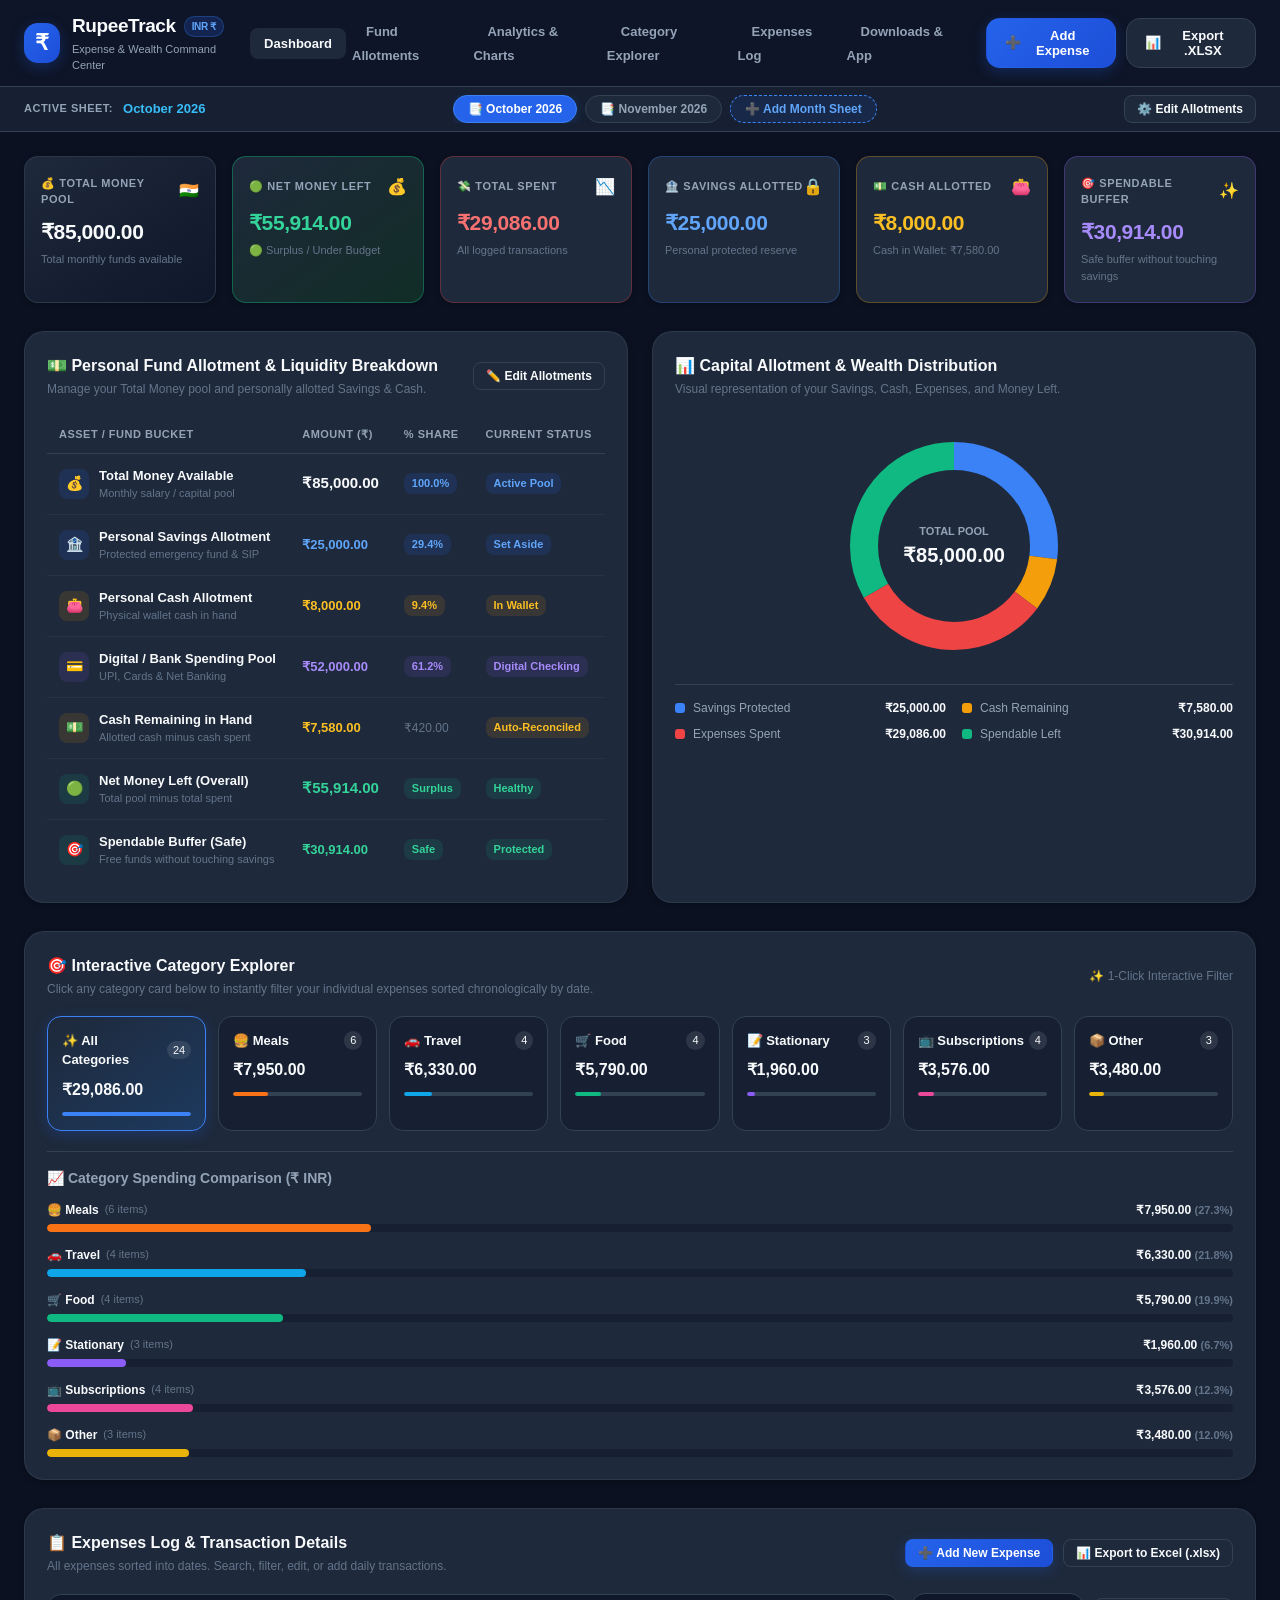
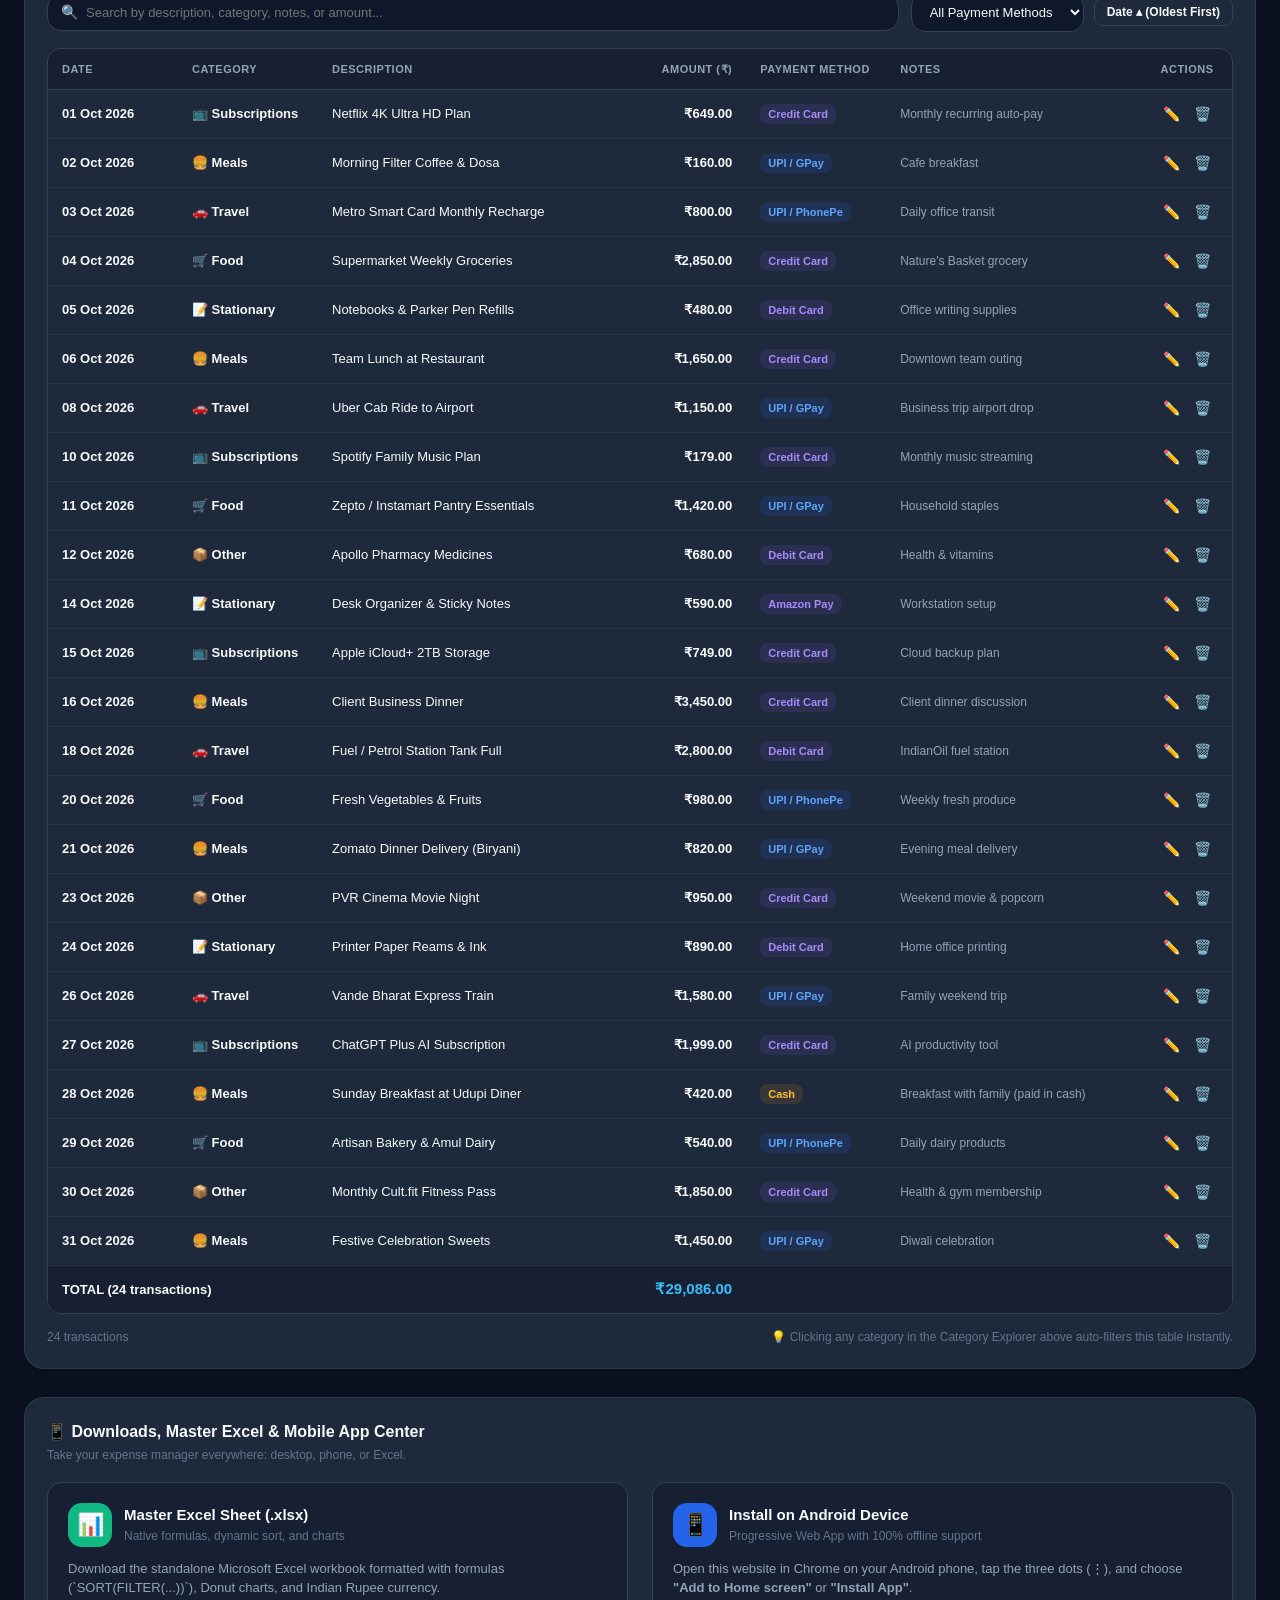
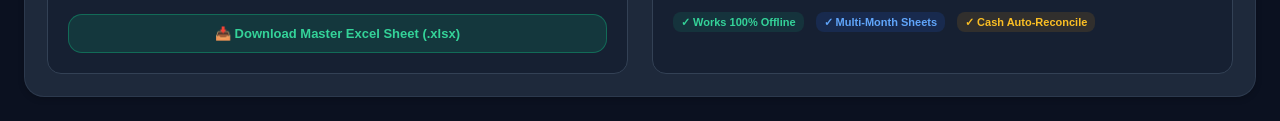
<file: index.html>
<!DOCTYPE html>
<html lang="en">
<head>
  <meta charset="UTF-8">
  <meta http-equiv="refresh" content="0; url=./website/">
  <title>RupeeTrack - Expense & Wealth Manager</title>
  <script>window.location.replace("./website/");</script>
</head>
<body style="background:#0B1120;color:#F8FAFC;font-family:sans-serif;display:flex;align-items:center;justify-content:center;height:100vh;margin:0;">
  <p>Redirecting to <a href="./website/" style="color:#38BDF8;">RupeeTrack Web Command Center</a>...</p>
</body>
</html>
</file>
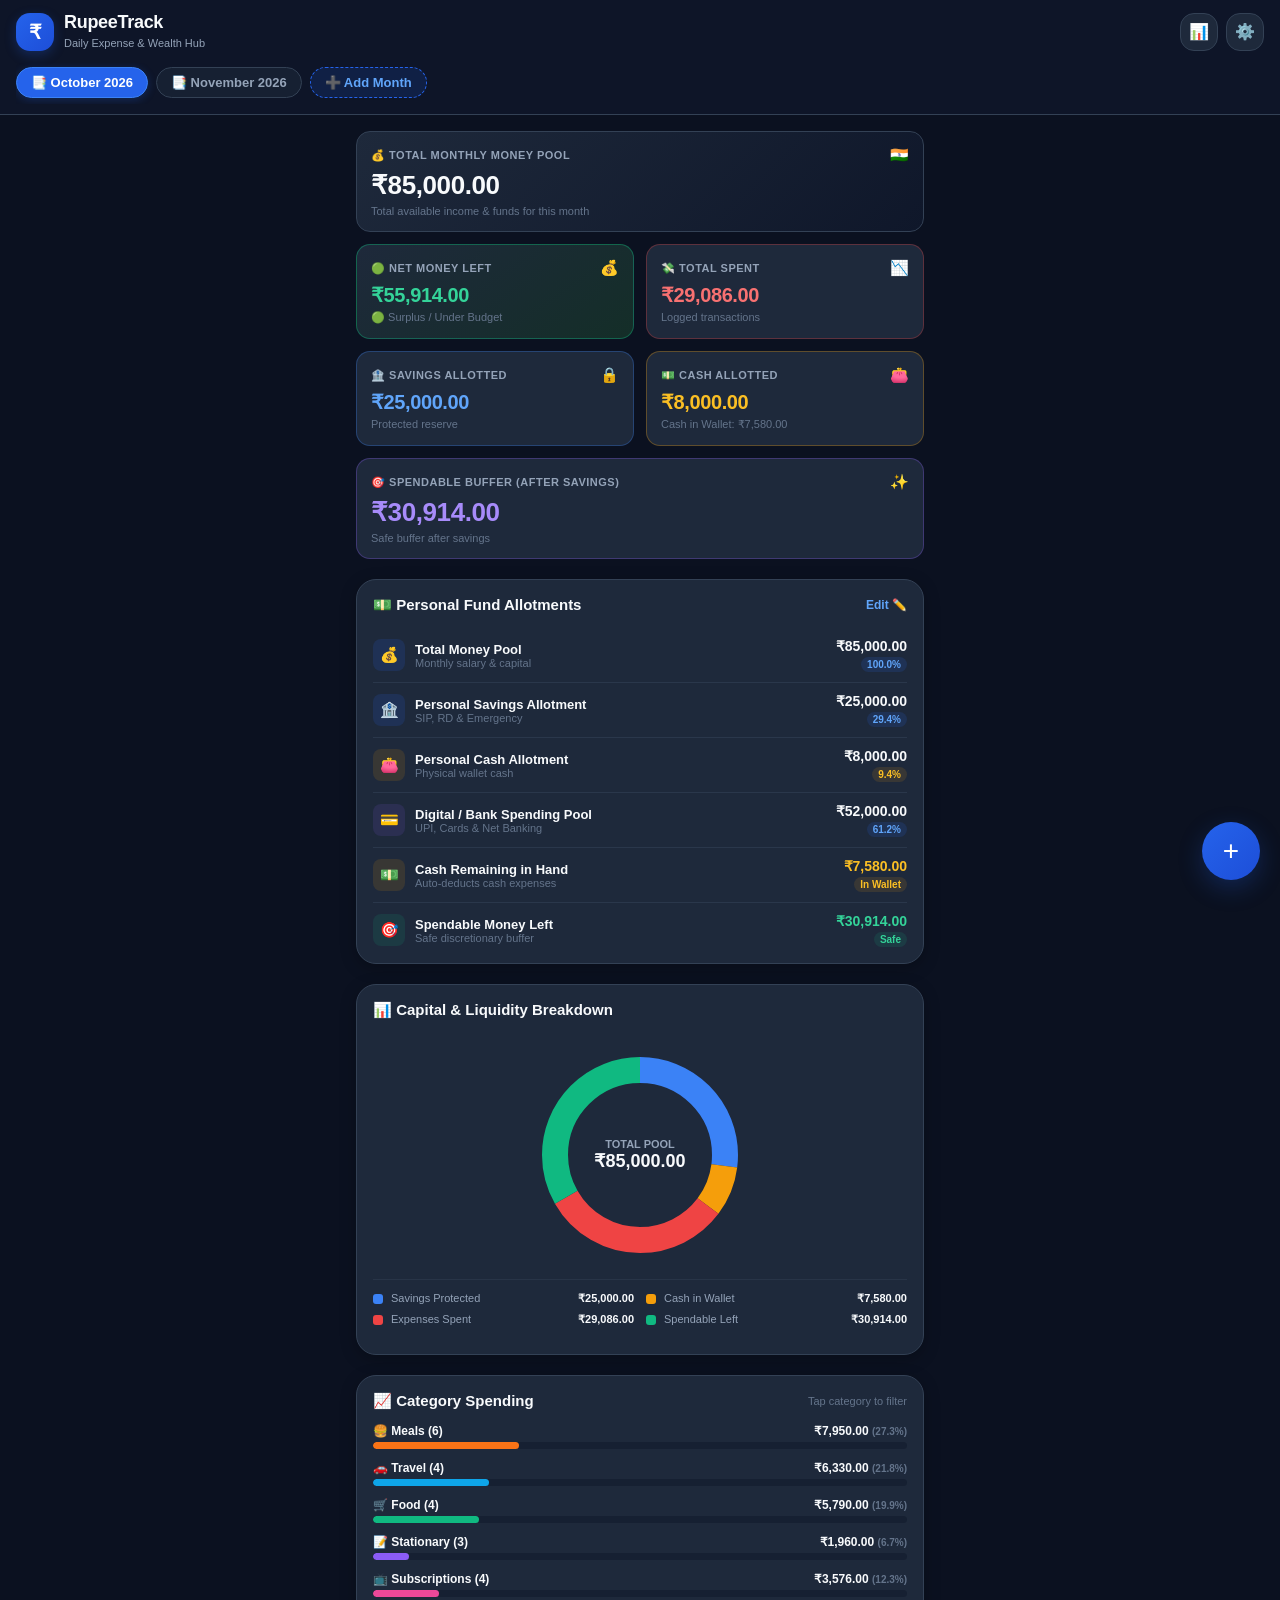
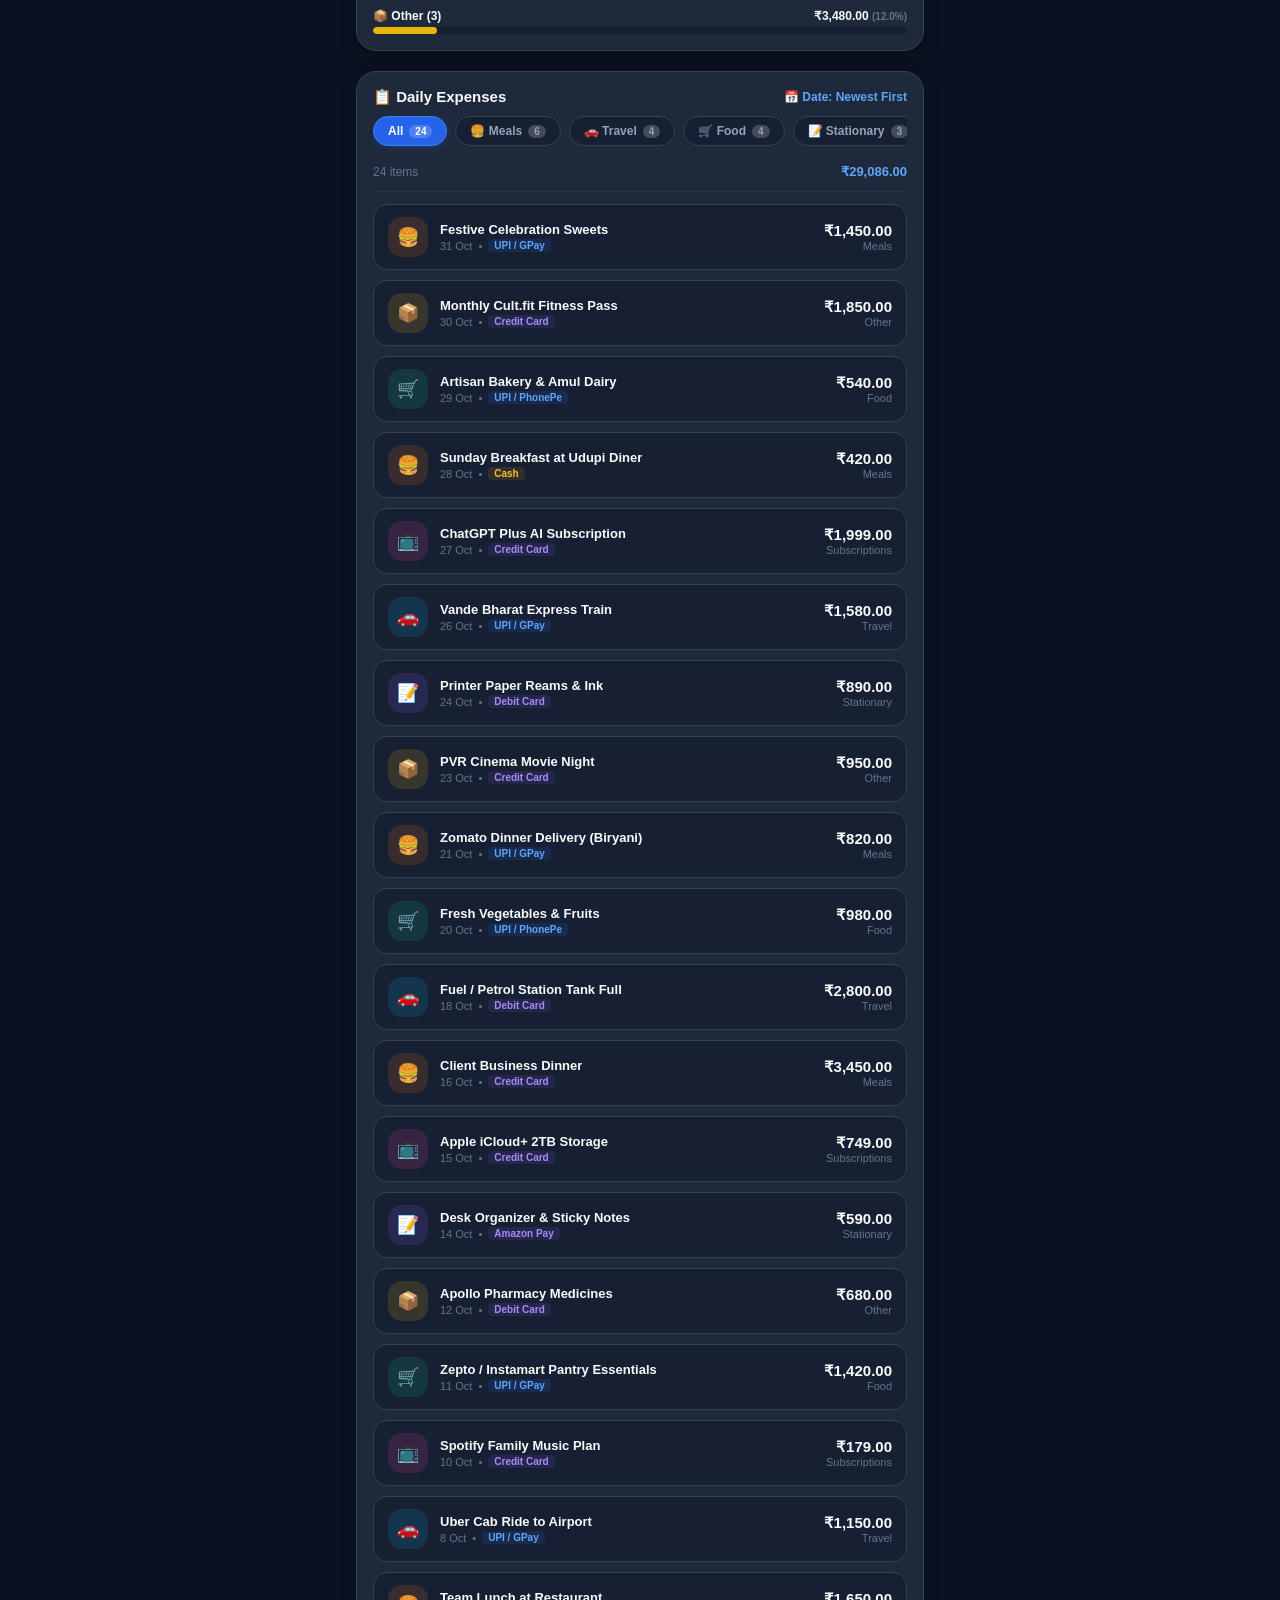
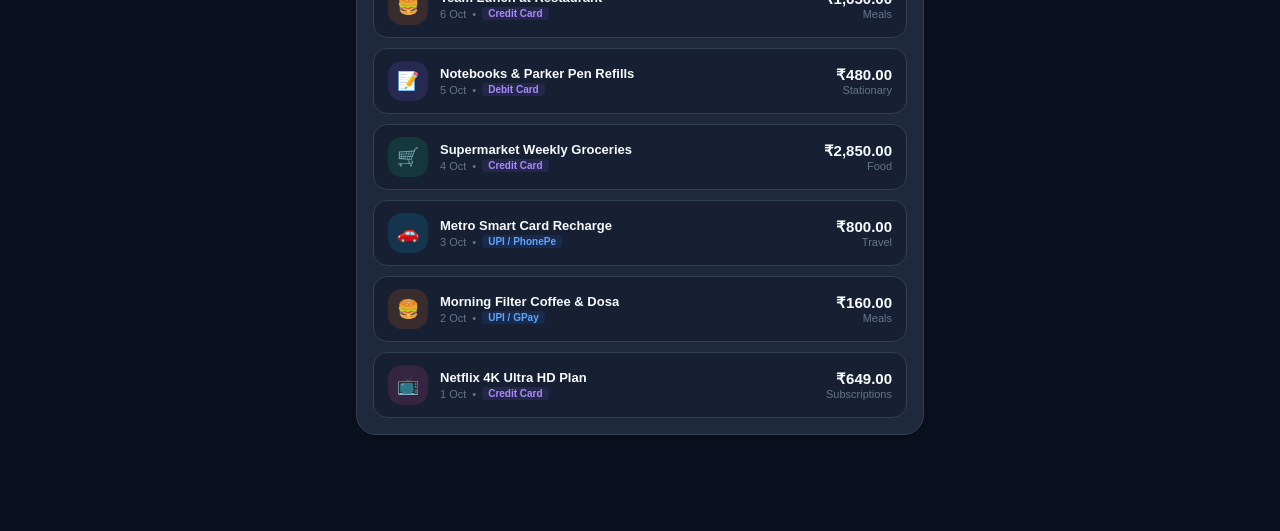
<file: rupee-expense-app/index.html>
<!DOCTYPE html>
<html lang="en">
<head>
  <meta charset="UTF-8">
  <meta name="viewport" content="width=device-width, initial-scale=1.0, maximum-scale=1.0, user-scalable=no, viewport-fit=cover">
  <title>RupeeTrack - Daily Expense & Wealth Manager</title>
  
  <!-- Android & PWA Meta Tags -->
  <meta name="theme-color" content="#0F172A">
  <meta name="mobile-web-app-capable" content="yes">
  <meta name="apple-mobile-web-app-status-bar-style" content="black-translucent">
  <meta name="apple-mobile-web-app-title" content="RupeeTrack">
  <link rel="manifest" href="./manifest.json">
  <link rel="icon" type="image/png" href="./icons/favicon.png">
  <link rel="apple-touch-icon" href="./icons/icon-192.png">
  
  <!-- Stylesheets -->
  <link rel="stylesheet" href="./style.css">
</head>
<body>

  <!-- Sticky Header -->
  <header class="app-header">
    <div class="header-top">
      <div class="logo-area">
        <div class="logo-icon">₹</div>
        <div class="logo-text">
          <h1>RupeeTrack</h1>
          <span>Daily Expense & Wealth Hub</span>
        </div>
      </div>
      <div class="header-actions">
        <button id="btnExportExcel" class="btn-icon-subtle" title="Export to Excel (.xlsx)" aria-label="Export to Excel">
          📊
        </button>
        <button id="btnEditAllotments" class="btn-icon-subtle" title="Edit Month Allotments" aria-label="Settings">
          ⚙️
        </button>
      </div>
    </div>

    <!-- Monthly Sheets Tab Bar (Like Excel Sheets) -->
    <div class="month-sheets-bar" id="monthSheetsBar">
      <!-- Injected dynamically by app.js -->
    </div>
  </header>

  <!-- Main Content Container -->
  <main class="main-container">

    <!-- 1. Master Financial KPI Cards -->
    <section class="kpi-cards-grid">
      <!-- Total Money Pool -->
      <div class="kpi-card span-2" style="background: linear-gradient(135deg, #1E293B, #0F172A);">
        <div class="kpi-header">
          <span class="kpi-title">💰 Total Monthly Money Pool</span>
          <span class="kpi-icon">🇮🇳</span>
        </div>
        <div class="kpi-value" id="kpiTotalMoney">₹0.00</div>
        <div class="kpi-subtext">Total available income & funds for this month</div>
      </div>

      <!-- Net Money Left -->
      <div class="kpi-card money-left">
        <div class="kpi-header">
          <span class="kpi-title">🟢 Net Money Left</span>
          <span class="kpi-icon">💰</span>
        </div>
        <div class="kpi-value" id="kpiMoneyLeft">₹0.00</div>
        <div class="kpi-subtext" id="subtextMoneyLeft">Remaining balance</div>
      </div>

      <!-- Total Expenses Spent -->
      <div class="kpi-card expenses">
        <div class="kpi-header">
          <span class="kpi-title">💸 Total Spent</span>
          <span class="kpi-icon">📉</span>
        </div>
        <div class="kpi-value" id="kpiTotalExpenses">₹0.00</div>
        <div class="kpi-subtext">Logged transactions</div>
      </div>

      <!-- Personal Savings Allotted -->
      <div class="kpi-card savings">
        <div class="kpi-header">
          <span class="kpi-title">🏦 Savings Allotted</span>
          <span class="kpi-icon">🔒</span>
        </div>
        <div class="kpi-value" id="kpiSavings">₹0.00</div>
        <div class="kpi-subtext">Protected reserve</div>
      </div>

      <!-- Personal Cash Allotted -->
      <div class="kpi-card cash">
        <div class="kpi-header">
          <span class="kpi-title">💵 Cash Allotted</span>
          <span class="kpi-icon">👛</span>
        </div>
        <div class="kpi-value" id="kpiCash">₹0.00</div>
        <div class="kpi-subtext" id="subtextCashLeft">Cash in wallet</div>
      </div>

      <!-- Spendable Buffer (After Savings) -->
      <div class="kpi-card spendable span-2">
        <div class="kpi-header">
          <span class="kpi-title">🎯 Spendable Buffer (After Savings)</span>
          <span class="kpi-icon">✨</span>
        </div>
        <div class="kpi-value" id="kpiSpendable">₹0.00</div>
        <div class="kpi-subtext" id="subtextSpendable">Free spending power without touching your savings</div>
      </div>
    </section>

    <!-- 2. Personal Fund Allotment & Liquidity Breakdown -->
    <section class="section-card">
      <div class="section-header">
        <div class="section-title">
          <span>💵 Personal Fund Allotments</span>
        </div>
        <button class="section-action" onclick="app.openAllotmentModal()">Edit ✏️</button>
      </div>

      <div class="allotment-item">
        <div class="allotment-label-group">
          <div class="allotment-icon blue">💰</div>
          <div class="allotment-names">
            <h4>Total Money Pool</h4>
            <p>Monthly salary & capital</p>
          </div>
        </div>
        <div class="allotment-values">
          <div class="allotment-amount" id="allotTotalMoney">₹0.00</div>
          <span class="allotment-badge badge-blue">100.0%</span>
        </div>
      </div>

      <div class="allotment-item">
        <div class="allotment-label-group">
          <div class="allotment-icon blue">🏦</div>
          <div class="allotment-names">
            <h4>Personal Savings Allotment</h4>
            <p>SIP, RD & Emergency</p>
          </div>
        </div>
        <div class="allotment-values">
          <div class="allotment-amount" id="allotSavings">₹0.00</div>
          <span class="allotment-badge badge-blue" id="badgeSavingsPct">0.0%</span>
        </div>
      </div>

      <div class="allotment-item">
        <div class="allotment-label-group">
          <div class="allotment-icon gold">👛</div>
          <div class="allotment-names">
            <h4>Personal Cash Allotment</h4>
            <p>Physical wallet cash</p>
          </div>
        </div>
        <div class="allotment-values">
          <div class="allotment-amount" id="allotCash">₹0.00</div>
          <span class="allotment-badge badge-gold" id="badgeCashPct">0.0%</span>
        </div>
      </div>

      <div class="allotment-item">
        <div class="allotment-label-group">
          <div class="allotment-icon purple">💳</div>
          <div class="allotment-names">
            <h4>Digital / Bank Spending Pool</h4>
            <p>UPI, Cards & Net Banking</p>
          </div>
        </div>
        <div class="allotment-values">
          <div class="allotment-amount" id="allotDigital">₹0.00</div>
          <span class="allotment-badge badge-blue" id="badgeDigitalPct">0.0%</span>
        </div>
      </div>

      <div class="allotment-item">
        <div class="allotment-label-group">
          <div class="allotment-icon gold">💵</div>
          <div class="allotment-names">
            <h4>Cash Remaining in Hand</h4>
            <p>Auto-deducts cash expenses</p>
          </div>
        </div>
        <div class="allotment-values">
          <div class="allotment-amount" id="allotCashRemaining" style="color:#FBBF24;">₹0.00</div>
          <span class="allotment-badge badge-gold">In Wallet</span>
        </div>
      </div>

      <div class="allotment-item">
        <div class="allotment-label-group">
          <div class="allotment-icon green">🎯</div>
          <div class="allotment-names">
            <h4>Spendable Money Left</h4>
            <p>Safe discretionary buffer</p>
          </div>
        </div>
        <div class="allotment-values">
          <div class="allotment-amount" id="allotSpendable" style="color:#34D399;">₹0.00</div>
          <span class="allotment-badge badge-green">Safe</span>
        </div>
      </div>
    </section>

    <!-- 3. Capital Allocation Chart -->
    <section class="section-card">
      <div class="section-header">
        <div class="section-title">
          <span>📊 Capital & Liquidity Breakdown</span>
        </div>
      </div>

      <div class="chart-container">
        <div class="chart-svg-wrap">
          <svg id="chartSvg" width="220" height="220" viewBox="0 0 220 220"></svg>
          <div class="chart-center-text">
            <div class="title">Total Pool</div>
            <div class="amount" id="chartCenterTotal">₹0.00</div>
          </div>
        </div>
        <div class="chart-legend" id="chartLegend"></div>
      </div>
    </section>

    <!-- 4. Category Spending Breakdown & Progress Bars -->
    <section class="section-card">
      <div class="section-header">
        <div class="section-title">
          <span>📈 Category Spending</span>
        </div>
        <span style="font-size:11px;color:var(--text-muted);">Tap category to filter</span>
      </div>

      <div class="cat-breakdown-list" id="categoryProgressList">
        <!-- Injected dynamically by app.js -->
      </div>
    </section>

    <!-- 5. Interactive Category Filter & Daily Expenses List -->
    <section class="section-card" id="expensesSection">
      <div class="section-header" style="margin-bottom:10px;">
        <div class="section-title">
          <span>📋 Daily Expenses</span>
        </div>
        <button id="btnSortToggle" class="section-action">📅 Date: Newest First</button>
      </div>

      <!-- Interactive Category Filter Chips (Feature #4) -->
      <div class="category-filter-scroll" id="categoryFilters">
        <!-- Injected dynamically by app.js -->
      </div>

      <!-- Filter status bar -->
      <div style="display:flex;justify-content:space-between;align-items:center;padding:10px 0 12px 0;border-bottom:1px solid rgba(51,65,85,0.5);">
        <span style="font-size:12px;color:var(--text-muted);" id="filteredCountBadge">0 items</span>
        <span style="font-size:13px;font-weight:700;color:#60A5FA;" id="filteredTotalBadge">₹0.00</span>
      </div>

      <!-- Expense Items List -->
      <div class="expense-list" id="expenseListContainer" style="margin-top:12px;">
        <!-- Injected dynamically by app.js -->
      </div>
    </section>

  </main>

  <!-- Floating Action Button (+ Add Expense) -->
  <button id="fabAdd" class="fab-add" aria-label="Add New Expense" title="Add New Expense">
    +
  </button>

  <!-- Modal: Add / Edit Expense (<dialog>) -->
  <dialog id="expenseDialog">
    <div class="modal-header">
      <h3 class="modal-title" id="modalTitle">Add New Expense</h3>
      <button type="button" class="btn-close" aria-label="Close">✕</button>
    </div>

    <form id="expenseForm">
      <!-- Amount -->
      <div class="form-group">
        <label class="form-label" for="expAmount">Amount (₹)</label>
        <div class="amount-input-wrap">
          <span class="amount-prefix">₹</span>
          <input type="number" step="0.01" inputmode="decimal" id="expAmount" class="form-input amount-input" placeholder="0.00" required>
        </div>
      </div>

      <!-- Category Chips -->
      <div class="form-group">
        <label class="form-label">Category</label>
        <input type="hidden" id="expCategory" value="Meals">
        <div class="category-chips-grid" id="categoryChipsGrid">
          <!-- Injected dynamically -->
        </div>
      </div>

      <!-- Description -->
      <div class="form-group">
        <label class="form-label" for="expDescription">Description / Item</label>
        <input type="text" id="expDescription" class="form-input" placeholder="e.g. Lunch with colleagues, Metro card" required>
      </div>

      <!-- Date & Payment Method -->
      <div style="display:grid;grid-template-columns:1fr 1fr;gap:10px;">
        <div class="form-group">
          <label class="form-label" for="expDate">Date</label>
          <input type="date" id="expDate" class="form-input" required>
        </div>
        <div class="form-group">
          <label class="form-label" for="expPaymentMethod">Payment Method</label>
          <select id="expPaymentMethod" class="form-input">
            <option value="UPI / GPay">UPI / GPay</option>
            <option value="UPI / PhonePe">UPI / PhonePe</option>
            <option value="Credit Card">Credit Card</option>
            <option value="Debit Card">Debit Card</option>
            <option value="Cash">Cash (Wallet)</option>
            <option value="Net Banking">Net Banking</option>
            <option value="Amazon Pay">Amazon Pay</option>
          </select>
        </div>
      </div>

      <!-- Notes -->
      <div class="form-group">
        <label class="form-label" for="expNotes">Notes (Optional)</label>
        <input type="text" id="expNotes" class="form-input" placeholder="Optional details / tag">
      </div>

      <!-- Modal Actions -->
      <div class="modal-actions">
        <button type="button" id="btnDeleteExpense" class="btn-danger" style="display:none;">Delete</button>
        <button type="submit" class="btn-primary">Save Expense</button>
      </div>
    </form>
  </dialog>

  <!-- Modal: Add New Month Sheet (<dialog>) -->
  <dialog id="monthDialog">
    <div class="modal-header">
      <h3 class="modal-title">Create New Month Sheet</h3>
      <button type="button" class="btn-close" aria-label="Close">✕</button>
    </div>

    <form id="monthForm">
      <div class="form-group">
        <label class="form-label" for="newMonthPicker">Select Month & Year</label>
        <input type="month" id="newMonthPicker" class="form-input" required value="2026-11">
      </div>

      <div class="form-group">
        <label class="form-label" for="newMonthTotalMoney">Total Money Pool (₹)</label>
        <input type="number" step="100" id="newMonthTotalMoney" class="form-input" value="85000" required>
      </div>

      <div class="form-group">
        <label class="form-label" for="newMonthSavings">Personal Savings Allotment (₹)</label>
        <input type="number" step="100" id="newMonthSavings" class="form-input" value="25000" required>
      </div>

      <div class="form-group">
        <label class="form-label" for="newMonthCash">Personal Cash Allotment (₹)</label>
        <input type="number" step="100" id="newMonthCash" class="form-input" value="8000" required>
      </div>

      <div class="modal-actions">
        <button type="submit" class="btn-primary">Create Month Sheet</button>
      </div>
    </form>
  </dialog>

  <!-- Modal: Edit Allotments (<dialog>) -->
  <dialog id="allotmentDialog">
    <div class="modal-header">
      <h3 class="modal-title">Edit Monthly Allotments</h3>
      <button type="button" class="btn-close" aria-label="Close">✕</button>
    </div>

    <form id="allotmentForm">
      <div class="form-group">
        <label class="form-label" for="editTotalMoney">Total Money Available (₹)</label>
        <input type="number" step="100" id="editTotalMoney" class="form-input" required>
      </div>

      <div class="form-group">
        <label class="form-label" for="editSavings">Personal Savings Allotment (₹)</label>
        <input type="number" step="100" id="editSavings" class="form-input" required>
      </div>

      <div class="form-group">
        <label class="form-label" for="editCash">Personal Cash Allotment (₹)</label>
        <input type="number" step="100" id="editCash" class="form-input" required>
      </div>

      <div class="modal-actions">
        <button type="submit" class="btn-primary">Update Allotments</button>
      </div>
    </form>
  </dialog>

  <!-- Toast Notification -->
  <div id="toast" class="toast">Action completed</div>

  <!-- SheetJS Library for 100% Offline Excel Export (.xlsx) on Android -->
  <script src="./lib/xlsx.full.min.js"></script>
  <!-- Application Logic -->
  <script src="./app.js"></script>

</body>
</html>
</file>
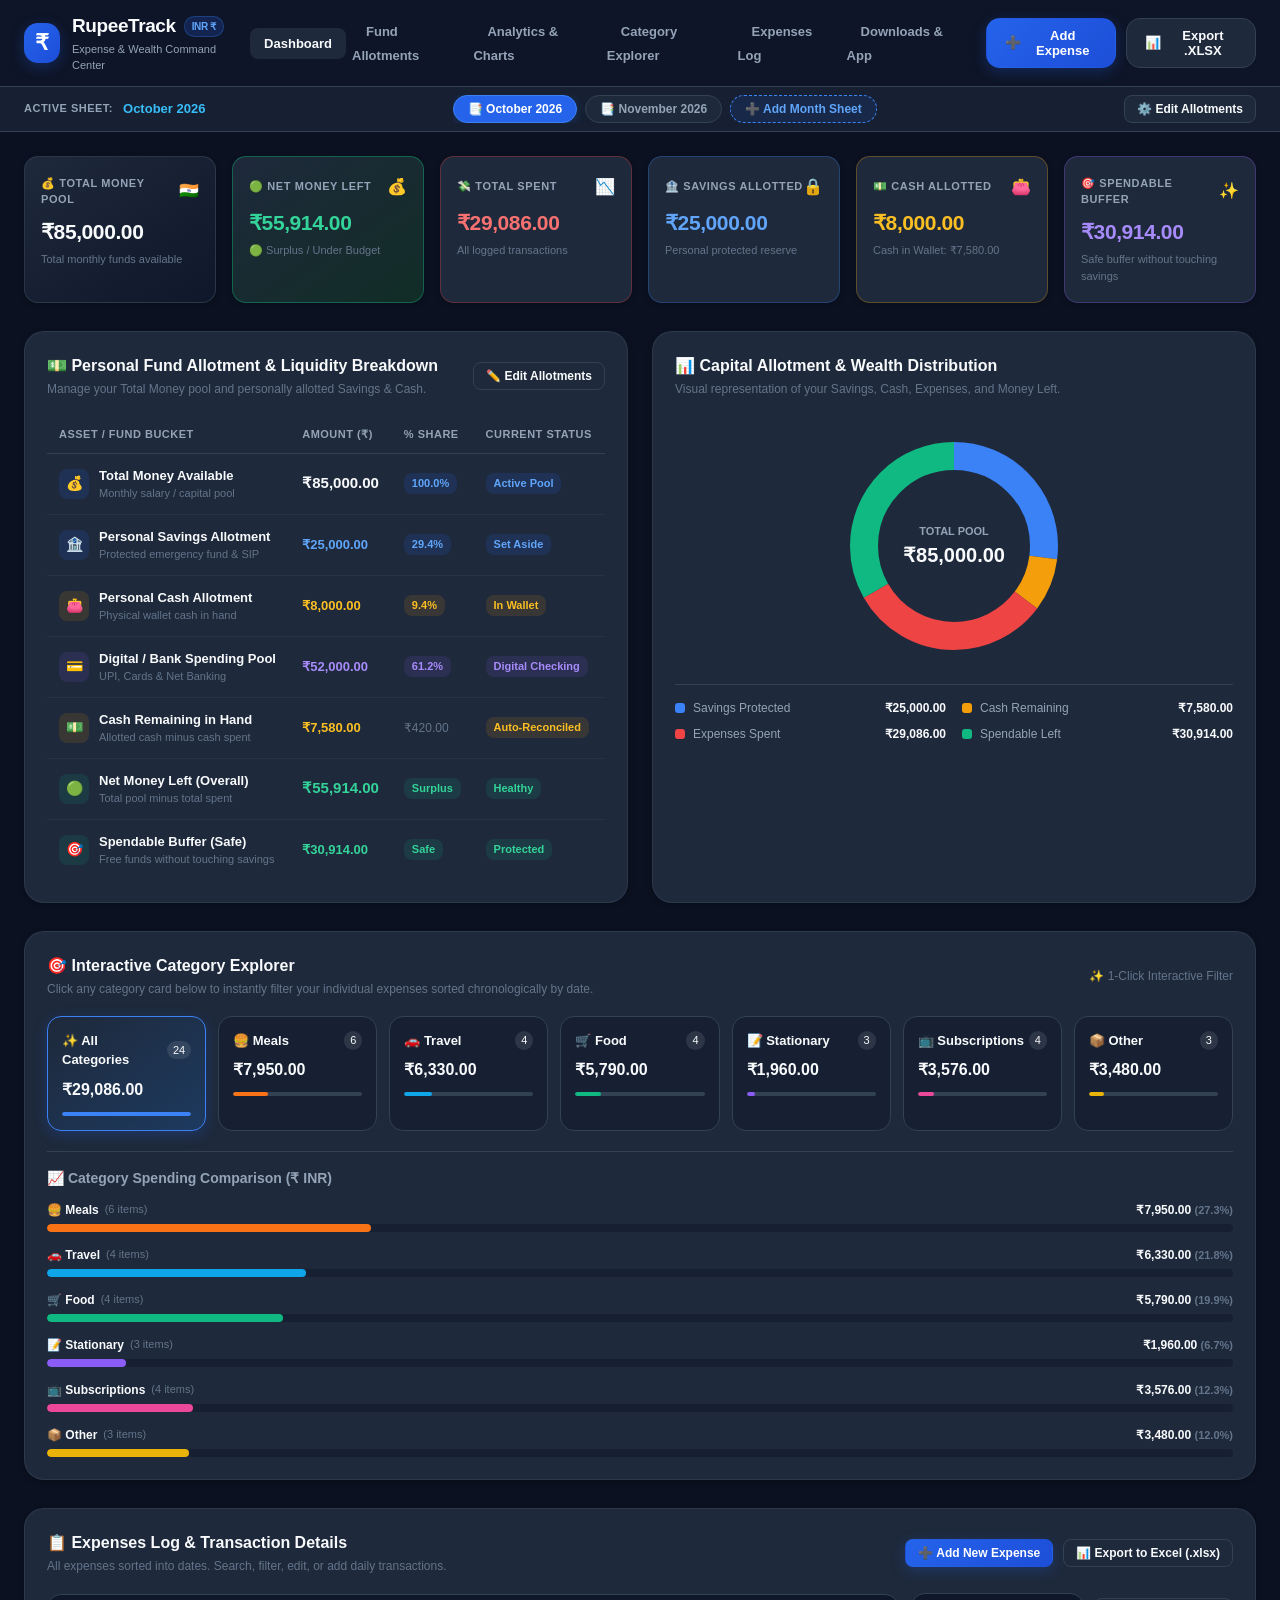
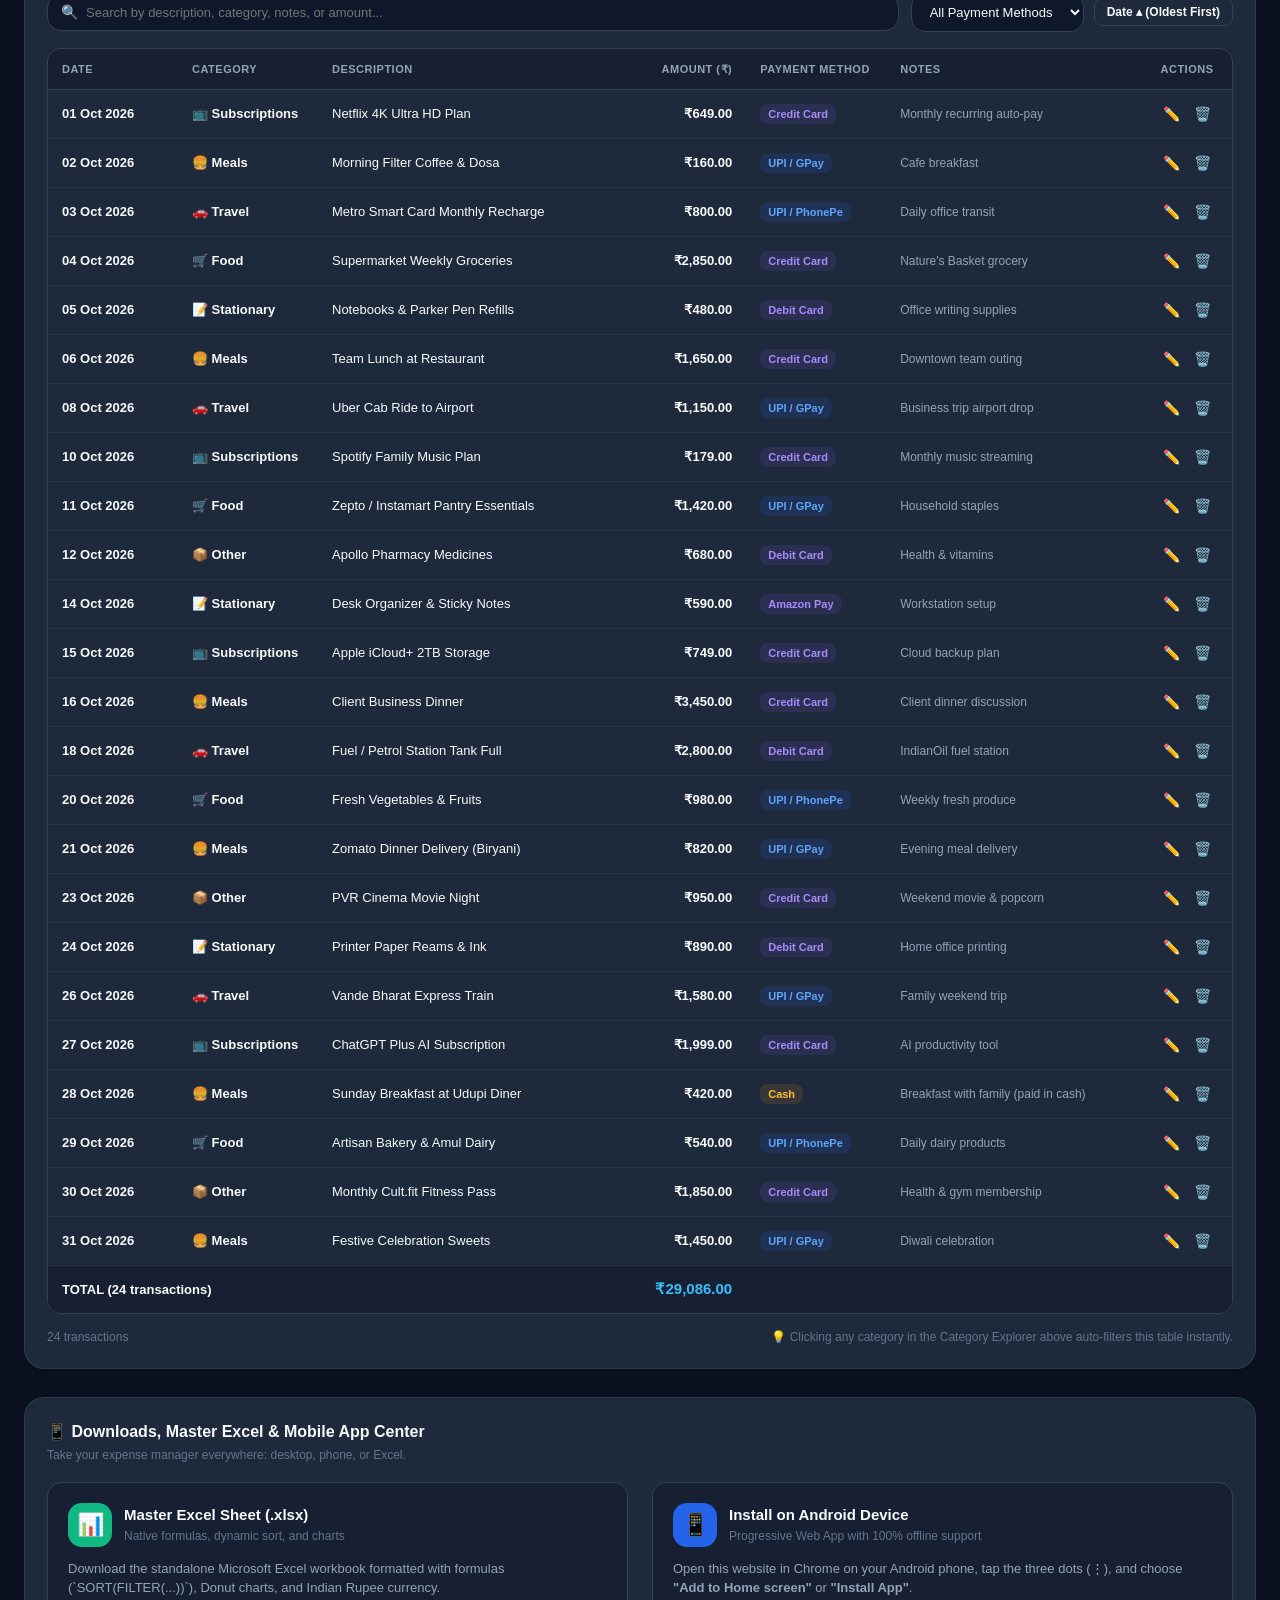
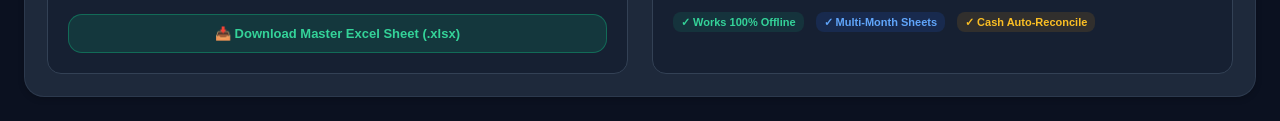
<file: website/index.html>
<!DOCTYPE html>
<html lang="en">
<head>
  <meta charset="UTF-8">
  <meta name="viewport" content="width=device-width, initial-scale=1.0">
  <title>RupeeTrack - Modern Expense & Wealth Command Center</title>
  
  <meta name="description" content="Personal wealth & daily expense tracker in Indian Rupees with multi-month sheets, cash & savings allotments, interactive category analytics, and Excel export.">
  <link rel="icon" type="image/png" href="./icons/favicon.png">
  <link rel="stylesheet" href="./style.css">
</head>
<body>

  <!-- Top Navigation Bar -->
  <nav class="navbar">
    <div class="nav-container">
      <a href="#" class="nav-brand">
        <div class="brand-badge">₹</div>
        <div class="brand-title">
          <h1>RupeeTrack <span class="tag">INR ₹</span></h1>
          <p>Expense & Wealth Command Center</p>
        </div>
      </a>

      <ul class="nav-links">
        <li><a href="#kpiSection" class="nav-link active">Dashboard</a></li>
        <li><a href="#allotmentsSection" class="nav-link">Fund Allotments</a></li>
        <li><a href="#chartsSection" class="nav-link">Analytics & Charts</a></li>
        <li><a href="#categorySection" class="nav-link">Category Explorer</a></li>
        <li><a href="#expensesTableCard" class="nav-link">Expenses Log</a></li>
        <li><a href="#downloadsSection" class="nav-link">Downloads & App</a></li>
      </ul>

      <div class="nav-actions">
        <button id="btnHeaderAddExpense" class="btn btn-primary">
          <span>➕</span> Add Expense
        </button>
        <button id="btnExportExcelHeader" class="btn btn-secondary" title="Export Current Sheet to Excel (.xlsx)">
          <span>📊</span> Export .XLSX
        </button>
      </div>
    </div>
  </nav>

  <!-- Month Sheets Sub-Header (Like Excel Sheets) -->
  <div class="sheets-subbar">
    <div class="sheets-container">
      <div style="display:flex;align-items:center;gap:10px;flex-shrink:0;">
        <span style="font-size:11px;font-weight:700;color:var(--text-secondary);text-transform:uppercase;letter-spacing:0.5px;">Active Sheet:</span>
        <b style="font-size:13px;color:#38BDF8;" id="activeSheetNameText">October 2026</b>
      </div>

      <div class="sheets-tabs-group" id="sheetsTabGroup">
        <!-- Injected dynamically by app.js -->
      </div>

      <div class="sheet-meta-tools">
        <button id="btnOpenAllotmentModal" class="btn btn-secondary btn-sm" title="Edit Month Allotments">
          ⚙️ Edit Allotments
        </button>
      </div>
    </div>
  </div>

  <!-- Main Application Layout -->
  <main class="main-layout">

    <!-- 1. Master Financial KPI Row -->
    <section class="kpi-row" id="kpiSection">
      <!-- Total Money Pool -->
      <div class="kpi-card" style="background: linear-gradient(145deg, #1E293B, #0F172A);">
        <div class="kpi-card-header">
          <span class="kpi-card-title">💰 Total Money Pool</span>
          <span class="kpi-card-icon">🇮🇳</span>
        </div>
        <div class="kpi-card-value" id="kpiTotalMoney">₹0.00</div>
        <div class="kpi-card-sub">Total monthly funds available</div>
      </div>

      <!-- Net Money Left -->
      <div class="kpi-card kpi-money-left">
        <div class="kpi-card-header">
          <span class="kpi-card-title">🟢 Net Money Left</span>
          <span class="kpi-card-icon">💰</span>
        </div>
        <div class="kpi-card-value" id="kpiMoneyLeft">₹0.00</div>
        <div class="kpi-card-sub" id="subMoneyLeft">Remaining net balance</div>
      </div>

      <!-- Total Expenses Spent -->
      <div class="kpi-card kpi-expenses">
        <div class="kpi-card-header">
          <span class="kpi-card-title">💸 Total Spent</span>
          <span class="kpi-card-icon">📉</span>
        </div>
        <div class="kpi-card-value" id="kpiTotalExpenses">₹0.00</div>
        <div class="kpi-card-sub">All logged transactions</div>
      </div>

      <!-- Personal Savings Allotted -->
      <div class="kpi-card kpi-savings">
        <div class="kpi-card-header">
          <span class="kpi-card-title">🏦 Savings Allotted</span>
          <span class="kpi-card-icon">🔒</span>
        </div>
        <div class="kpi-card-value" id="kpiSavings">₹0.00</div>
        <div class="kpi-card-sub">Personal protected reserve</div>
      </div>

      <!-- Personal Cash Allotted -->
      <div class="kpi-card kpi-cash">
        <div class="kpi-card-header">
          <span class="kpi-card-title">💵 Cash Allotted</span>
          <span class="kpi-card-icon">👛</span>
        </div>
        <div class="kpi-card-value" id="kpiCash">₹0.00</div>
        <div class="kpi-card-sub" id="subCashLeft">Cash in wallet</div>
      </div>

      <!-- Spendable Buffer (After Savings) -->
      <div class="kpi-card kpi-spendable">
        <div class="kpi-card-header">
          <span class="kpi-card-title">🎯 Spendable Buffer</span>
          <span class="kpi-card-icon">✨</span>
        </div>
        <div class="kpi-card-value" id="kpiSpendable">₹0.00</div>
        <div class="kpi-card-sub" id="subSpendable">Buffer without touching savings</div>
      </div>
    </section>

    <!-- 2. Fund Allotment Hub & Capital Allocation Chart -->
    <div class="grid-2col" id="allotmentsSection">
      
      <!-- Allotment Table Card -->
      <div class="card">
        <div class="card-header">
          <div>
            <h2 class="card-title">💵 Personal Fund Allotment & Liquidity Breakdown</h2>
            <p class="card-subtitle">Manage your Total Money pool and personally allotted Savings & Cash.</p>
          </div>
          <button class="btn btn-secondary btn-sm" onclick="webApp.openAllotmentModal()">
            ✏️ Edit Allotments
          </button>
        </div>

        <table class="allotment-table">
          <thead>
            <tr>
              <th>Asset / Fund Bucket</th>
              <th>Amount (₹)</th>
              <th>% Share</th>
              <th>Current Status</th>
            </tr>
          </thead>
          <tbody>
            <tr>
              <td>
                <div class="allotment-bucket-cell">
                  <div class="bucket-icon blue">💰</div>
                  <div>
                    <div>Total Money Available</div>
                    <div style="font-size:11px;color:var(--text-muted);font-weight:400;">Monthly salary / capital pool</div>
                  </div>
                </div>
              </td>
              <td style="font-weight:800;font-size:15px;" id="allotTotalMoney">₹0.00</td>
              <td><span class="badge badge-blue">100.0%</span></td>
              <td><span class="badge badge-blue">Active Pool</span></td>
            </tr>

            <tr>
              <td>
                <div class="allotment-bucket-cell">
                  <div class="bucket-icon blue">🏦</div>
                  <div>
                    <div>Personal Savings Allotment</div>
                    <div style="font-size:11px;color:var(--text-muted);font-weight:400;">Protected emergency fund & SIP</div>
                  </div>
                </div>
              </td>
              <td style="font-weight:700;color:#60A5FA;" id="allotSavings">₹0.00</td>
              <td><span class="badge badge-blue" id="badgeSavingsPct">0.0%</span></td>
              <td><span class="badge badge-blue">Set Aside</span></td>
            </tr>

            <tr>
              <td>
                <div class="allotment-bucket-cell">
                  <div class="bucket-icon gold">👛</div>
                  <div>
                    <div>Personal Cash Allotment</div>
                    <div style="font-size:11px;color:var(--text-muted);font-weight:400;">Physical wallet cash in hand</div>
                  </div>
                </div>
              </td>
              <td style="font-weight:700;color:#FBBF24;" id="allotCash">₹0.00</td>
              <td><span class="badge badge-gold" id="badgeCashPct">0.0%</span></td>
              <td><span class="badge badge-gold">In Wallet</span></td>
            </tr>

            <tr>
              <td>
                <div class="allotment-bucket-cell">
                  <div class="bucket-icon purple">💳</div>
                  <div>
                    <div>Digital / Bank Spending Pool</div>
                    <div style="font-size:11px;color:var(--text-muted);font-weight:400;">UPI, Cards & Net Banking</div>
                  </div>
                </div>
              </td>
              <td style="font-weight:700;color:#A78BFA;" id="allotDigital">₹0.00</td>
              <td><span class="badge badge-purple" id="badgeDigitalPct">0.0%</span></td>
              <td><span class="badge badge-purple">Digital Checking</span></td>
            </tr>

            <tr>
              <td>
                <div class="allotment-bucket-cell">
                  <div class="bucket-icon gold">💵</div>
                  <div>
                    <div>Cash Remaining in Hand</div>
                    <div style="font-size:11px;color:var(--text-muted);font-weight:400;">Allotted cash minus cash spent</div>
                  </div>
                </div>
              </td>
              <td style="font-weight:800;color:#FBBF24;" id="allotCashRemaining">₹0.00</td>
              <td style="font-size:12px;color:var(--text-muted);" id="allotCashSpent">Spent: ₹0.00</td>
              <td><span class="badge badge-gold">Auto-Reconciled</span></td>
            </tr>

            <tr>
              <td>
                <div class="allotment-bucket-cell">
                  <div class="bucket-icon green">🟢</div>
                  <div>
                    <div>Net Money Left (Overall)</div>
                    <div style="font-size:11px;color:var(--text-muted);font-weight:400;">Total pool minus total spent</div>
                  </div>
                </div>
              </td>
              <td style="font-weight:800;color:#34D399;font-size:15px;" id="allotMoneyLeft">₹0.00</td>
              <td><span class="badge badge-green">Surplus</span></td>
              <td><span class="badge badge-green">Healthy</span></td>
            </tr>

            <tr>
              <td>
                <div class="allotment-bucket-cell">
                  <div class="bucket-icon green">🎯</div>
                  <div>
                    <div>Spendable Buffer (Safe)</div>
                    <div style="font-size:11px;color:var(--text-muted);font-weight:400;">Free funds without touching savings</div>
                  </div>
                </div>
              </td>
              <td style="font-weight:800;color:#34D399;" id="allotSpendable">₹0.00</td>
              <td><span class="badge badge-green">Safe</span></td>
              <td><span class="badge badge-green">Protected</span></td>
            </tr>
          </tbody>
        </table>
      </div>

      <!-- Capital Allocation Chart Card -->
      <div class="card" id="chartsSection">
        <div class="card-header">
          <div>
            <h2 class="card-title">📊 Capital Allotment & Wealth Distribution</h2>
            <p class="card-subtitle">Visual representation of your Savings, Cash, Expenses, and Money Left.</p>
          </div>
        </div>

        <div class="chart-box">
          <div class="svg-donut-wrapper">
            <svg id="svgDonut" width="240" height="240" viewBox="0 0 240 240"></svg>
            <div class="donut-center-info">
              <div class="label">Total Pool</div>
              <div class="value" id="donutCenterTotal">₹0.00</div>
            </div>
          </div>

          <div class="chart-legend-grid" id="chartLegendGrid">
            <!-- Injected dynamically -->
          </div>
        </div>
      </div>

    </div>

    <!-- 3. Interactive Category Explorer (Feature #4) -->
    <section class="card" id="categorySection">
      <div class="card-header">
        <div>
          <h2 class="card-title">🎯 Interactive Category Explorer</h2>
          <p class="card-subtitle">Click any category card below to instantly filter your individual expenses sorted chronologically by date.</p>
        </div>
        <span style="font-size:12px;color:var(--text-muted);">✨ 1-Click Interactive Filter</span>
      </div>

      <!-- Category Filter Cards -->
      <div class="category-cards-grid" id="categoryCardsGrid">
        <!-- Injected dynamically by app.js -->
      </div>

      <!-- Ranked Category Spending Bars -->
      <div style="margin-top:20px;padding-top:16px;border-top:1px solid var(--border-subtle);">
        <h3 style="font-size:14px;font-weight:700;margin-bottom:12px;color:var(--text-secondary);">
          📈 Category Spending Comparison (₹ INR)
        </h3>
        <div class="bar-chart-list" id="categoryBarList">
          <!-- Injected dynamically -->
        </div>
      </div>
    </section>

    <!-- 4. Full Expenses Data Table -->
    <section class="card" id="expensesTableCard">
      <div class="card-header">
        <div>
          <h2 class="card-title">📋 Expenses Log & Transaction Details</h2>
          <p class="card-subtitle">All expenses sorted into dates. Search, filter, edit, or add daily transactions.</p>
        </div>
        <div style="display:flex;gap:10px;align-items:center;">
          <button id="btnOpenAddExpense" class="btn btn-primary btn-sm">
            ➕ Add New Expense
          </button>
          <button id="btnExportExcel" class="btn btn-secondary btn-sm">
            📊 Export to Excel (.xlsx)
          </button>
        </div>
      </div>

      <!-- Table Toolbar -->
      <div class="table-toolbar">
        <div class="search-input-wrap">
          <span class="search-icon">🔍</span>
          <input type="text" id="searchInput" class="search-input" placeholder="Search by description, category, notes, or amount...">
        </div>

        <div class="table-filter-controls">
          <select id="paymentSelectFilter" class="select-control">
            <option value="All">All Payment Methods</option>
            <option value="UPI / GPay">UPI / GPay</option>
            <option value="UPI / PhonePe">UPI / PhonePe</option>
            <option value="Credit Card">Credit Card</option>
            <option value="Debit Card">Debit Card</option>
            <option value="Cash">Cash (Wallet)</option>
            <option value="Net Banking">Net Banking</option>
            <option value="Amazon Pay">Amazon Pay</option>
          </select>

          <button id="btnSortDate" class="btn btn-secondary btn-sm" title="Toggle date sorting">
            Date ▴ (Oldest First)
          </button>
        </div>
      </div>

      <!-- Data Table -->
      <div class="table-responsive">
        <table class="expenses-data-table">
          <thead>
            <tr>
              <th class="sortable" style="width:130px;">Date</th>
              <th style="width:140px;">Category</th>
              <th>Description</th>
              <th style="text-align:right;width:140px;">Amount (₹)</th>
              <th style="width:140px;">Payment Method</th>
              <th>Notes</th>
              <th style="text-align:center;width:90px;">Actions</th>
            </tr>
          </thead>
          <tbody id="expensesTableBody">
            <!-- Injected dynamically -->
          </tbody>
          <tfoot>
            <tr class="total-row" id="tableTotalRow">
              <!-- Injected dynamically -->
            </tr>
          </tfoot>
        </table>
      </div>

      <div style="display:flex;justify-content:space-between;align-items:center;margin-top:14px;font-size:12px;color:var(--text-muted);">
        <span id="tableItemCount">0 transactions</span>
        <span>💡 Clicking any category in the Category Explorer above auto-filters this table instantly.</span>
      </div>
    </section>

    <!-- 5. Downloads, Excel Template & Android App Center -->
    <section class="card" id="downloadsSection">
      <div class="card-header">
        <div>
          <h2 class="card-title">📱 Downloads, Master Excel & Mobile App Center</h2>
          <p class="card-subtitle">Take your expense manager everywhere: desktop, phone, or Excel.</p>
        </div>
      </div>

      <div class="grid-2col">
        <!-- Excel Download Box -->
        <div style="background:var(--bg-card-subtle);border:1px solid var(--border-subtle);border-radius:var(--radius-md);padding:20px;">
          <div style="display:flex;align-items:center;gap:12px;margin-bottom:12px;">
            <div style="width:44px;height:44px;border-radius:var(--radius-md);background:#10B981;display:flex;align-items:center;justify-content:center;color:white;font-size:22px;font-weight:800;">
              📊
            </div>
            <div>
              <h3 style="font-size:15px;font-weight:700;">Master Excel Sheet (.xlsx)</h3>
              <p style="font-size:12px;color:var(--text-muted);">Native formulas, dynamic sort, and charts</p>
            </div>
          </div>
          <p style="font-size:13px;color:var(--text-secondary);margin-bottom:16px;">
            Download the standalone Microsoft Excel workbook formatted with formulas (`SORT(FILTER(...))`), Donut charts, and Indian Rupee currency.
          </p>
          <a href="./downloads/Expense_Tracker.xlsx" download="Expense_Tracker.xlsx" class="btn btn-success" style="width:100%;justify-content:center;">
            📥 Download Master Excel Sheet (.xlsx)
          </a>
        </div>

        <!-- Android App Box -->
        <div style="background:var(--bg-card-subtle);border:1px solid var(--border-subtle);border-radius:var(--radius-md);padding:20px;">
          <div style="display:flex;align-items:center;gap:12px;margin-bottom:12px;">
            <div style="width:44px;height:44px;border-radius:var(--radius-md);background:#2563EB;display:flex;align-items:center;justify-content:center;color:white;font-size:22px;font-weight:800;">
              📱
            </div>
            <div>
              <h3 style="font-size:15px;font-weight:700;">Install on Android Device</h3>
              <p style="font-size:12px;color:var(--text-muted);">Progressive Web App with 100% offline support</p>
            </div>
          </div>
          <p style="font-size:13px;color:var(--text-secondary);margin-bottom:14px;">
            Open this website in Chrome on your Android phone, tap the three dots (⋮), and choose <b>"Add to Home screen"</b> or <b>"Install App"</b>.
          </p>
          <div style="display:flex;align-items:center;gap:12px;">
            <span class="badge badge-green">✓ Works 100% Offline</span>
            <span class="badge badge-blue">✓ Multi-Month Sheets</span>
            <span class="badge badge-gold">✓ Cash Auto-Reconcile</span>
          </div>
        </div>
      </div>
    </section>

  </main>

  <!-- Modal: Add / Edit Expense -->
  <dialog id="expenseDialog">
    <div class="modal-header">
      <h3 class="modal-title" id="modalExpenseTitle">Add New Expense</h3>
      <button type="button" class="btn-modal-close">✕</button>
    </div>

    <form id="formExpense">
      <div class="form-group">
        <label class="form-label" for="expInputAmount">Amount (₹)</label>
        <div class="amount-input-group">
          <span class="amount-prefix">₹</span>
          <input type="number" step="0.01" inputmode="decimal" id="expInputAmount" class="form-control amount-control" placeholder="0.00" required>
        </div>
      </div>

      <div class="form-group">
        <label class="form-label">Category</label>
        <input type="hidden" id="expInputCategory" value="Meals">
        <div class="modal-category-chips" id="modalCategoryChips">
          <!-- Injected dynamically -->
        </div>
      </div>

      <div class="form-group">
        <label class="form-label" for="expInputDesc">Description / Merchant</label>
        <input type="text" id="expInputDesc" class="form-control" placeholder="e.g. Lunch with team, Metro card, Uber" required>
      </div>

      <div style="display:grid;grid-template-columns:1fr 1fr;gap:12px;">
        <div class="form-group">
          <label class="form-label" for="expInputDate">Date</label>
          <input type="date" id="expInputDate" class="form-control" required>
        </div>

        <div class="form-group">
          <label class="form-label" for="expInputPayment">Payment Method</label>
          <select id="expInputPayment" class="form-control">
            <option value="UPI / GPay">UPI / GPay</option>
            <option value="UPI / PhonePe">UPI / PhonePe</option>
            <option value="Credit Card">Credit Card</option>
            <option value="Debit Card">Debit Card</option>
            <option value="Cash">Cash (Physical Wallet)</option>
            <option value="Net Banking">Net Banking</option>
            <option value="Amazon Pay">Amazon Pay</option>
          </select>
        </div>
      </div>

      <div class="form-group">
        <label class="form-label" for="expInputNotes">Notes (Optional)</label>
        <input type="text" id="expInputNotes" class="form-control" placeholder="Any tag or additional note">
      </div>

      <div class="modal-footer">
        <button type="button" id="btnDeleteExpense" class="btn btn-danger" style="display:none;margin-right:auto;">Delete</button>
        <button type="button" class="btn btn-secondary btn-modal-cancel">Cancel</button>
        <button type="submit" class="btn btn-primary">Save Expense</button>
      </div>
    </form>
  </dialog>

  <!-- Modal: Add New Month Sheet -->
  <dialog id="monthDialog">
    <div class="modal-header">
      <h3 class="modal-title">Create New Month Sheet</h3>
      <button type="button" class="btn-modal-close">✕</button>
    </div>

    <form id="formMonth">
      <div class="form-group">
        <label class="form-label" for="inputMonthPicker">Select Month & Year</label>
        <input type="month" id="inputMonthPicker" class="form-control" value="2026-11" required>
      </div>

      <div class="form-group">
        <label class="form-label" for="inputMonthTotalMoney">Total Money Pool (₹)</label>
        <input type="number" step="100" id="inputMonthTotalMoney" class="form-control" value="85000" required>
      </div>

      <div class="form-group">
        <label class="form-label" for="inputMonthSavings">Personal Savings Allotment (₹)</label>
        <input type="number" step="100" id="inputMonthSavings" class="form-control" value="25000" required>
      </div>

      <div class="form-group">
        <label class="form-label" for="inputMonthCash">Personal Cash Allotment (₹)</label>
        <input type="number" step="100" id="inputMonthCash" class="form-control" value="8000" required>
      </div>

      <div class="modal-footer">
        <button type="button" class="btn btn-secondary btn-modal-cancel">Cancel</button>
        <button type="submit" class="btn btn-primary">Create Month Sheet</button>
      </div>
    </form>
  </dialog>

  <!-- Modal: Edit Allotments -->
  <dialog id="allotmentDialog">
    <div class="modal-header">
      <h3 class="modal-title">Edit Monthly Allotments</h3>
      <button type="button" class="btn-modal-close">✕</button>
    </div>

    <form id="formAllotment">
      <div class="form-group">
        <label class="form-label" for="editAllotTotalMoney">Total Money Available (₹)</label>
        <input type="number" step="100" id="editAllotTotalMoney" class="form-control" required>
      </div>

      <div class="form-group">
        <label class="form-label" for="editAllotSavings">Personal Savings Allotment (₹)</label>
        <input type="number" step="100" id="editAllotSavings" class="form-control" required>
      </div>

      <div class="form-group">
        <label class="form-label" for="editAllotCash">Personal Cash Allotment (₹)</label>
        <input type="number" step="100" id="editAllotCash" class="form-control" required>
      </div>

      <div class="modal-footer">
        <button type="button" class="btn btn-secondary btn-modal-cancel">Cancel</button>
        <button type="submit" class="btn btn-primary">Update Allotments</button>
      </div>
    </form>
  </dialog>

  <!-- Toast Notification -->
  <div id="toastNotice" class="toast-notice">Action successful</div>

  <!-- SheetJS Library for 100% Offline Excel Export (.xlsx) -->
  <script src="./lib/xlsx.full.min.js"></script>
  <!-- Application Engine -->
  <script src="./app.js"></script>
</body>
</html>
</file>
<file: rupee-expense-app/style.css>
/* ==========================================================================
   RupeeTrack - Modern Android Mobile Expense & Wealth Manager
   Designed for Android mobile screens, PWA standalone mode, & desktop
   ========================================================================== */

:root {
  --bg-main: #0B1120;
  --bg-card: #1E293B;
  --bg-card-subtle: #162032;
  --bg-card-hover: #26354D;
  --border-subtle: #334155;
  --border-focus: #3B82F6;
  
  --text-primary: #F8FAFC;
  --text-secondary: #94A3B8;
  --text-muted: #64748B;
  
  --primary-blue: #2563EB;
  --primary-blue-glow: rgba(37, 99, 235, 0.25);
  --accent-green: #10B981;
  --accent-green-bg: rgba(16, 185, 129, 0.12);
  --accent-red: #EF4444;
  --accent-red-bg: rgba(239, 68, 68, 0.12);
  --accent-gold: #F59E0B;
  --accent-gold-bg: rgba(245, 158, 11, 0.12);
  --accent-purple: #8B5CF6;
  --accent-purple-bg: rgba(139, 92, 246, 0.12);
  
  --radius-sm: 8px;
  --radius-md: 14px;
  --radius-lg: 20px;
  --radius-full: 9999px;
  
  --safe-top: env(safe-area-inset-top, 0px);
  --safe-bottom: env(safe-area-inset-bottom, 16px);
}

* {
  box-sizing: border-box;
  margin: 0;
  padding: 0;
  -webkit-tap-highlight-color: transparent;
  user-select: none;
}

input, select, textarea {
  user-select: auto;
}

body {
  font-family: -apple-system, BlinkMacSystemFont, 'Segoe UI', Roboto, Helvetica, Arial, sans-serif;
  background-color: var(--bg-main);
  color: var(--text-primary);
  min-height: 100vh;
  min-height: -webkit-fill-available;
  display: flex;
  flex-direction: column;
  overflow-x: hidden;
  padding-bottom: calc(80px + var(--safe-bottom));
}

/* App Header */
.app-header {
  background-color: rgba(15, 23, 42, 0.95);
  backdrop-filter: blur(12px);
  -webkit-backdrop-filter: blur(12px);
  position: sticky;
  top: 0;
  z-index: 50;
  padding: calc(12px + var(--safe-top)) 16px 10px 16px;
  border-bottom: 1px solid var(--border-subtle);
}

.header-top {
  display: flex;
  align-items: center;
  justify-content: space-between;
  margin-bottom: 12px;
}

.logo-area {
  display: flex;
  align-items: center;
  gap: 10px;
}

.logo-icon {
  width: 38px;
  height: 38px;
  border-radius: var(--radius-md);
  background: linear-gradient(135deg, #2563EB, #1D4ED8);
  display: flex;
  align-items: center;
  justify-content: center;
  color: white;
  font-weight: 800;
  font-size: 20px;
  box-shadow: 0 4px 12px var(--primary-blue-glow);
}

.logo-text h1 {
  font-size: 18px;
  font-weight: 700;
  letter-spacing: -0.3px;
  color: var(--text-primary);
}

.logo-text span {
  font-size: 11px;
  color: var(--text-secondary);
}

.header-actions {
  display: flex;
  gap: 8px;
}

.btn-icon-subtle {
  background: var(--bg-card);
  border: 1px solid var(--border-subtle);
  color: var(--text-primary);
  width: 38px;
  height: 38px;
  border-radius: var(--radius-md);
  display: flex;
  align-items: center;
  justify-content: center;
  cursor: pointer;
  transition: all 0.15s ease;
  font-size: 16px;
}

.btn-icon-subtle:active {
  transform: scale(0.92);
  background: var(--border-subtle);
}

/* Month Sheets Switcher (Like Excel Sheets) */
.month-sheets-bar {
  display: flex;
  align-items: center;
  gap: 8px;
  overflow-x: auto;
  padding: 4px 0 6px 0;
  scrollbar-width: none;
}

.month-sheets-bar::-webkit-scrollbar {
  display: none;
}

.sheet-tab {
  display: inline-flex;
  align-items: center;
  gap: 6px;
  padding: 7px 14px;
  background: var(--bg-card-subtle);
  border: 1px solid var(--border-subtle);
  border-radius: var(--radius-full);
  color: var(--text-secondary);
  font-size: 13px;
  font-weight: 600;
  white-space: nowrap;
  cursor: pointer;
  transition: all 0.2s ease;
}

.sheet-tab.active {
  background: var(--primary-blue);
  color: white;
  border-color: #3B82F6;
  box-shadow: 0 2px 8px var(--primary-blue-glow);
}

.sheet-tab:active {
  transform: scale(0.95);
}

.sheet-tab.btn-add-sheet {
  background: rgba(37, 99, 235, 0.15);
  border: 1px dashed var(--primary-blue);
  color: #60A5FA;
}

/* Main Content Container */
.main-container {
  width: 100%;
  max-width: 600px;
  margin: 0 auto;
  padding: 16px 16px;
  display: flex;
  flex-direction: column;
  gap: 20px;
}

/* Top Master KPI Grid */
.kpi-cards-grid {
  display: grid;
  grid-template-columns: repeat(2, 1fr);
  gap: 12px;
}

.kpi-card {
  background: var(--bg-card);
  border: 1px solid var(--border-subtle);
  border-radius: var(--radius-md);
  padding: 14px 14px;
  position: relative;
  overflow: hidden;
  transition: transform 0.15s ease;
}

.kpi-card.span-2 {
  grid-column: span 2;
}

.kpi-header {
  display: flex;
  align-items: center;
  justify-content: space-between;
  margin-bottom: 6px;
}

.kpi-title {
  font-size: 11px;
  font-weight: 700;
  text-transform: uppercase;
  letter-spacing: 0.5px;
  color: var(--text-secondary);
}

.kpi-icon {
  font-size: 15px;
}

.kpi-value {
  font-size: 20px;
  font-weight: 800;
  letter-spacing: -0.4px;
  color: var(--text-primary);
  margin-bottom: 4px;
}

.kpi-card.span-2 .kpi-value {
  font-size: 26px;
}

.kpi-subtext {
  font-size: 11px;
  color: var(--text-muted);
}

/* Colors for specific KPIs */
.kpi-card.money-left {
  border-color: rgba(16, 185, 129, 0.4);
  background: linear-gradient(145deg, #1E293B, #142E28);
}
.kpi-card.money-left .kpi-value {
  color: #34D399;
}

.kpi-card.expenses {
  border-color: rgba(239, 68, 68, 0.3);
}
.kpi-card.expenses .kpi-value {
  color: #F87171;
}

.kpi-card.savings {
  border-color: rgba(59, 130, 246, 0.3);
}
.kpi-card.savings .kpi-value {
  color: #60A5FA;
}

.kpi-card.cash {
  border-color: rgba(245, 158, 11, 0.3);
}
.kpi-card.cash .kpi-value {
  color: #FBBF24;
}

.kpi-card.spendable {
  border-color: rgba(139, 92, 246, 0.3);
}
.kpi-card.spendable .kpi-value {
  color: #A78BFA;
}

/* Section Card */
.section-card {
  background: var(--bg-card);
  border: 1px solid var(--border-subtle);
  border-radius: var(--radius-lg);
  padding: 16px;
  box-shadow: 0 4px 16px rgba(0, 0, 0, 0.25);
}

.section-header {
  display: flex;
  align-items: center;
  justify-content: space-between;
  margin-bottom: 14px;
}

.section-title {
  font-size: 15px;
  font-weight: 700;
  color: var(--text-primary);
  display: flex;
  align-items: center;
  gap: 8px;
}

.section-action {
  font-size: 12px;
  color: #60A5FA;
  font-weight: 600;
  cursor: pointer;
  background: none;
  border: none;
}

/* Allotment Rows */
.allotment-item {
  display: flex;
  align-items: center;
  justify-content: space-between;
  padding: 10px 0;
  border-bottom: 1px solid rgba(51, 65, 85, 0.6);
}

.allotment-item:last-child {
  border-bottom: none;
  padding-bottom: 0;
}

.allotment-label-group {
  display: flex;
  align-items: center;
  gap: 10px;
}

.allotment-icon {
  width: 32px;
  height: 32px;
  border-radius: var(--radius-sm);
  display: flex;
  align-items: center;
  justify-content: center;
  font-size: 15px;
}

.allotment-icon.blue { background: rgba(37, 99, 235, 0.15); color: #60A5FA; }
.allotment-icon.gold { background: var(--accent-gold-bg); color: var(--accent-gold); }
.allotment-icon.green { background: var(--accent-green-bg); color: var(--accent-green); }
.allotment-icon.purple { background: var(--accent-purple-bg); color: var(--accent-purple); }

.allotment-names h4 {
  font-size: 13px;
  font-weight: 600;
  color: var(--text-primary);
}

.allotment-names p {
  font-size: 11px;
  color: var(--text-muted);
}

.allotment-values {
  text-align: right;
}

.allotment-amount {
  font-size: 14px;
  font-weight: 700;
  color: var(--text-primary);
}

.allotment-badge {
  display: inline-block;
  font-size: 10px;
  font-weight: 600;
  padding: 2px 6px;
  border-radius: var(--radius-sm);
  margin-top: 2px;
}

.badge-green { background: var(--accent-green-bg); color: #34D399; }
.badge-gold { background: var(--accent-gold-bg); color: #FBBF24; }
.badge-blue { background: rgba(37, 99, 235, 0.15); color: #60A5FA; }

/* Interactive Category Filter Bar */
.category-filter-scroll {
  display: flex;
  align-items: center;
  gap: 8px;
  overflow-x: auto;
  padding-bottom: 8px;
  scrollbar-width: none;
}

.category-filter-scroll::-webkit-scrollbar {
  display: none;
}

.cat-pill {
  display: inline-flex;
  align-items: center;
  gap: 6px;
  padding: 7px 14px;
  background: var(--bg-card-subtle);
  border: 1px solid var(--border-subtle);
  border-radius: var(--radius-full);
  color: var(--text-secondary);
  font-size: 12px;
  font-weight: 600;
  white-space: nowrap;
  cursor: pointer;
  transition: all 0.15s ease;
}

.cat-pill.active {
  background: #2563EB;
  color: white;
  border-color: #3B82F6;
  box-shadow: 0 2px 8px var(--primary-blue-glow);
}

.cat-pill:active {
  transform: scale(0.94);
}

.cat-pill .count {
  background: rgba(255, 255, 255, 0.2);
  padding: 1px 6px;
  border-radius: 10px;
  font-size: 10px;
}

/* Chart Canvas & SVG Container */
.chart-container {
  display: flex;
  flex-direction: column;
  align-items: center;
  justify-content: center;
  padding: 12px 0;
}

.chart-svg-wrap {
  width: 220px;
  height: 220px;
  position: relative;
}

.chart-center-text {
  position: absolute;
  top: 50%;
  left: 50%;
  transform: translate(-50%, -50%);
  text-align: center;
  pointer-events: none;
}

.chart-center-text .title {
  font-size: 11px;
  color: var(--text-secondary);
  font-weight: 600;
  text-transform: uppercase;
}

.chart-center-text .amount {
  font-size: 18px;
  font-weight: 800;
  color: var(--text-primary);
}

/* Chart Legend */
.chart-legend {
  display: grid;
  grid-template-columns: repeat(2, 1fr);
  gap: 8px 12px;
  width: 100%;
  margin-top: 14px;
  padding-top: 12px;
  border-top: 1px solid rgba(51, 65, 85, 0.5);
}

.legend-item {
  display: flex;
  align-items: center;
  gap: 8px;
  font-size: 11px;
  color: var(--text-secondary);
}

.legend-dot {
  width: 10px;
  height: 10px;
  border-radius: 3px;
  flex-shrink: 0;
}

.legend-text {
  flex: 1;
  display: flex;
  justify-content: space-between;
}

.legend-text b {
  color: var(--text-primary);
  margin-left: 4px;
}

/* Category Progress Bars */
.cat-breakdown-list {
  display: flex;
  flex-direction: column;
  gap: 12px;
  margin-top: 8px;
}

.cat-bar-item {
  cursor: pointer;
}

.cat-bar-header {
  display: flex;
  justify-content: space-between;
  font-size: 12px;
  margin-bottom: 4px;
}

.cat-bar-header .name {
  font-weight: 600;
  color: var(--text-primary);
  display: flex;
  align-items: center;
  gap: 6px;
}

.cat-bar-header .amt {
  font-weight: 700;
  color: var(--text-primary);
}

.cat-progress-track {
  width: 100%;
  height: 7px;
  background: var(--bg-card-subtle);
  border-radius: 4px;
  overflow: hidden;
}

.cat-progress-fill {
  height: 100%;
  border-radius: 4px;
  transition: width 0.4s ease;
}

/* Expense Transactions List */
.expense-list {
  display: flex;
  flex-direction: column;
  gap: 10px;
}

.date-divider {
  display: flex;
  align-items: center;
  justify-content: space-between;
  padding: 6px 0;
  margin-top: 6px;
  color: var(--text-secondary);
  font-size: 11px;
  font-weight: 700;
  text-transform: uppercase;
  letter-spacing: 0.5px;
}

.expense-item-card {
  background: var(--bg-card-subtle);
  border: 1px solid var(--border-subtle);
  border-radius: var(--radius-md);
  padding: 12px 14px;
  display: flex;
  align-items: center;
  justify-content: space-between;
  cursor: pointer;
  transition: transform 0.15s ease, background 0.15s ease;
}

.expense-item-card:active {
  transform: scale(0.98);
  background: var(--bg-card-hover);
}

.item-left {
  display: flex;
  align-items: center;
  gap: 12px;
  min-width: 0;
}

.item-cat-icon {
  width: 40px;
  height: 40px;
  border-radius: var(--radius-md);
  display: flex;
  align-items: center;
  justify-content: center;
  font-size: 18px;
  flex-shrink: 0;
}

.item-info {
  min-width: 0;
}

.item-desc {
  font-size: 13px;
  font-weight: 600;
  color: var(--text-primary);
  white-space: nowrap;
  overflow: hidden;
  text-overflow: ellipsis;
  margin-bottom: 2px;
}

.item-meta {
  display: flex;
  align-items: center;
  gap: 6px;
  font-size: 11px;
  color: var(--text-muted);
}

.payment-pill {
  font-size: 10px;
  font-weight: 600;
  padding: 1px 6px;
  border-radius: 4px;
}

.payment-pill.cash {
  background: var(--accent-gold-bg);
  color: #FBBF24;
}

.payment-pill.upi {
  background: rgba(37, 99, 235, 0.15);
  color: #60A5FA;
}

.payment-pill.card {
  background: var(--accent-purple-bg);
  color: #A78BFA;
}

.item-right {
  text-align: right;
  flex-shrink: 0;
  padding-left: 8px;
}

.item-amount {
  font-size: 15px;
  font-weight: 800;
  color: var(--text-primary);
}

.item-time {
  font-size: 11px;
  color: var(--text-muted);
}

/* Floating Action Button (+ Add Expense) */
.fab-add {
  position: fixed;
  bottom: calc(20px + var(--safe-bottom));
  right: 20px;
  width: 58px;
  height: 58px;
  border-radius: var(--radius-full);
  background: linear-gradient(135deg, #2563EB, #1D4ED8);
  color: white;
  display: flex;
  align-items: center;
  justify-content: center;
  font-size: 28px;
  font-weight: 300;
  box-shadow: 0 8px 24px var(--primary-blue-glow);
  cursor: pointer;
  border: none;
  z-index: 40;
  transition: transform 0.2s cubic-bezier(0.34, 1.56, 0.64, 1);
}

.fab-add:active {
  transform: scale(0.9) rotate(45deg);
}

/* Native Modal Dialogs */
dialog {
  position: fixed;
  top: auto;
  bottom: 0;
  left: 0;
  right: 0;
  margin: 0;
  width: 100%;
  max-width: 600px;
  margin-left: auto;
  margin-right: auto;
  background: var(--bg-card);
  color: var(--text-primary);
  border: 1px solid var(--border-subtle);
  border-top-left-radius: 24px;
  border-top-right-radius: 24px;
  padding: 24px 20px calc(24px + var(--safe-bottom)) 20px;
  box-shadow: 0 -8px 32px rgba(0, 0, 0, 0.6);
  outline: none;
  overflow-y: auto;
  max-height: 90vh;
  animation: slideUp 0.25s cubic-bezier(0.16, 1, 0.3, 1) forwards;
}

@keyframes slideUp {
  from { transform: translateY(100%); }
  to { transform: translateY(0); }
}

dialog::backdrop {
  background: rgba(0, 0, 0, 0.7);
  backdrop-filter: blur(4px);
  -webkit-backdrop-filter: blur(4px);
}

.modal-header {
  display: flex;
  align-items: center;
  justify-content: space-between;
  margin-bottom: 18px;
}

.modal-title {
  font-size: 18px;
  font-weight: 700;
  color: var(--text-primary);
}

.btn-close {
  background: var(--bg-card-subtle);
  border: none;
  color: var(--text-secondary);
  width: 32px;
  height: 32px;
  border-radius: var(--radius-full);
  display: flex;
  align-items: center;
  justify-content: center;
  font-size: 16px;
  cursor: pointer;
}

.form-group {
  display: flex;
  flex-direction: column;
  gap: 6px;
  margin-bottom: 16px;
}

.form-label {
  font-size: 12px;
  font-weight: 600;
  color: var(--text-secondary);
  text-transform: uppercase;
  letter-spacing: 0.4px;
}

.form-input {
  background: var(--bg-card-subtle);
  border: 1px solid var(--border-subtle);
  border-radius: var(--radius-md);
  padding: 12px 14px;
  color: var(--text-primary);
  font-size: 15px;
  outline: none;
  width: 100%;
}

.form-input:focus {
  border-color: var(--border-focus);
  background: var(--bg-main);
}

.amount-input-wrap {
  position: relative;
  display: flex;
  align-items: center;
}

.amount-prefix {
  position: absolute;
  left: 14px;
  font-size: 24px;
  font-weight: 700;
  color: #38BDF8;
}

.amount-input {
  padding-left: 36px;
  font-size: 24px;
  font-weight: 800;
  color: #38BDF8;
}

/* Category Chips in Modal */
.category-chips-grid {
  display: grid;
  grid-template-columns: repeat(3, 1fr);
  gap: 8px;
}

.chip-btn {
  background: var(--bg-card-subtle);
  border: 1px solid var(--border-subtle);
  border-radius: var(--radius-md);
  padding: 10px 6px;
  display: flex;
  flex-direction: column;
  align-items: center;
  gap: 4px;
  cursor: pointer;
  color: var(--text-secondary);
  font-size: 12px;
  font-weight: 600;
  transition: all 0.15s ease;
}

.chip-btn .icon {
  font-size: 20px;
}

.chip-btn.active {
  background: rgba(37, 99, 235, 0.2);
  border-color: #3B82F6;
  color: white;
}

.modal-actions {
  display: flex;
  gap: 10px;
  margin-top: 24px;
}

.btn-primary {
  flex: 1;
  background: linear-gradient(135deg, #2563EB, #1D4ED8);
  color: white;
  border: none;
  border-radius: var(--radius-md);
  padding: 14px;
  font-size: 15px;
  font-weight: 700;
  cursor: pointer;
  transition: transform 0.15s ease;
  box-shadow: 0 4px 14px var(--primary-blue-glow);
}

.btn-primary:active {
  transform: scale(0.97);
}

.btn-secondary {
  background: var(--bg-card-subtle);
  border: 1px solid var(--border-subtle);
  color: var(--text-primary);
  border-radius: var(--radius-md);
  padding: 14px 18px;
  font-size: 14px;
  font-weight: 600;
  cursor: pointer;
}

.btn-danger {
  background: var(--accent-red-bg);
  border: 1px solid rgba(239, 68, 68, 0.4);
  color: #F87171;
  border-radius: var(--radius-md);
  padding: 14px 18px;
  font-size: 14px;
  font-weight: 600;
  cursor: pointer;
}

/* Empty State */
.empty-state {
  text-align: center;
  padding: 32px 16px;
  color: var(--text-muted);
}

.empty-state .icon {
  font-size: 42px;
  margin-bottom: 8px;
}

/* Toast Notifications */
.toast {
  position: fixed;
  bottom: calc(90px + var(--safe-bottom));
  left: 50%;
  transform: translateX(-50%) translateY(40px);
  background: #1E293B;
  color: white;
  padding: 10px 20px;
  border-radius: var(--radius-full);
  font-size: 13px;
  font-weight: 600;
  box-shadow: 0 8px 24px rgba(0, 0, 0, 0.5);
  border: 1px solid var(--border-subtle);
  opacity: 0;
  pointer-events: none;
  transition: all 0.25s cubic-bezier(0.16, 1, 0.3, 1);
  z-index: 100;
}

.toast.show {
  transform: translateX(-50%) translateY(0);
  opacity: 1;
}
</file>
<file: website/style.css>
/* ==========================================================================
   RupeeTrack - Modern Web Application & Financial Command Center
   Desktop Widescreen & Mobile Responsive Stylesheet
   ========================================================================== */

:root {
  --bg-main: #0B1120;
  --bg-header: rgba(15, 23, 42, 0.95);
  --bg-card: #1E293B;
  --bg-card-subtle: #162032;
  --bg-card-hover: #26354D;
  --bg-input: #0F172A;
  
  --border-subtle: #334155;
  --border-focus: #3B82F6;
  --border-card: rgba(51, 65, 85, 0.7);
  
  --text-primary: #F8FAFC;
  --text-secondary: #94A3B8;
  --text-muted: #64748B;
  
  --primary-blue: #2563EB;
  --primary-blue-glow: rgba(37, 99, 235, 0.25);
  --accent-green: #10B981;
  --accent-green-bg: rgba(16, 185, 129, 0.12);
  --accent-red: #EF4444;
  --accent-red-bg: rgba(239, 68, 68, 0.12);
  --accent-gold: #F59E0B;
  --accent-gold-bg: rgba(245, 158, 11, 0.12);
  --accent-purple: #8B5CF6;
  --accent-purple-bg: rgba(139, 92, 246, 0.12);
  --accent-cyan: #06B6D4;
  
  --radius-sm: 8px;
  --radius-md: 14px;
  --radius-lg: 20px;
  --radius-full: 9999px;
  
  --shadow-sm: 0 2px 6px rgba(0, 0, 0, 0.2);
  --shadow-md: 0 6px 20px rgba(0, 0, 0, 0.35);
  --shadow-lg: 0 12px 36px rgba(0, 0, 0, 0.5);
}

* {
  box-sizing: border-box;
  margin: 0;
  padding: 0;
}

body {
  font-family: -apple-system, BlinkMacSystemFont, 'Segoe UI', Roboto, 'Helvetica Neue', Arial, sans-serif;
  background-color: var(--bg-main);
  color: var(--text-primary);
  min-height: 100vh;
  line-height: 1.5;
  display: flex;
  flex-direction: column;
}

/* Scrollbars */
::-webkit-scrollbar {
  width: 8px;
  height: 8px;
}
::-webkit-scrollbar-track {
  background: var(--bg-main);
}
::-webkit-scrollbar-thumb {
  background: var(--border-subtle);
  border-radius: var(--radius-full);
}
::-webkit-scrollbar-thumb:hover {
  background: #475569;
}

/* Navigation Bar */
.navbar {
  position: sticky;
  top: 0;
  z-index: 100;
  background-color: var(--bg-header);
  backdrop-filter: blur(16px);
  -webkit-backdrop-filter: blur(16px);
  border-bottom: 1px solid var(--border-subtle);
  padding: 12px 24px;
}

.nav-container {
  max-width: 1320px;
  margin: 0 auto;
  display: flex;
  align-items: center;
  justify-content: space-between;
  gap: 16px;
}

.nav-brand {
  display: flex;
  align-items: center;
  gap: 12px;
  text-decoration: none;
  color: inherit;
}

.brand-badge {
  width: 40px;
  height: 40px;
  border-radius: var(--radius-md);
  background: linear-gradient(135deg, #2563EB, #1D4ED8);
  display: flex;
  align-items: center;
  justify-content: center;
  color: white;
  font-weight: 800;
  font-size: 22px;
  box-shadow: 0 4px 14px var(--primary-blue-glow);
}

.brand-title h1 {
  font-size: 19px;
  font-weight: 800;
  letter-spacing: -0.4px;
  display: flex;
  align-items: center;
  gap: 8px;
}

.brand-title .tag {
  font-size: 10px;
  font-weight: 700;
  padding: 2px 7px;
  background: rgba(37, 99, 235, 0.2);
  color: #60A5FA;
  border-radius: var(--radius-full);
  border: 1px solid rgba(59, 130, 246, 0.3);
}

.brand-title p {
  font-size: 11px;
  color: var(--text-secondary);
}

.nav-links {
  display: flex;
  align-items: center;
  gap: 6px;
  list-style: none;
}

.nav-link {
  color: var(--text-secondary);
  text-decoration: none;
  font-size: 13px;
  font-weight: 600;
  padding: 8px 14px;
  border-radius: var(--radius-sm);
  transition: all 0.15s ease;
  cursor: pointer;
}

.nav-link:hover, .nav-link.active {
  color: var(--text-primary);
  background: var(--bg-card);
}

.nav-actions {
  display: flex;
  align-items: center;
  gap: 10px;
}

/* Buttons */
.btn {
  display: inline-flex;
  align-items: center;
  gap: 8px;
  padding: 9px 18px;
  border-radius: var(--radius-md);
  font-size: 13px;
  font-weight: 600;
  cursor: pointer;
  border: 1px solid transparent;
  transition: all 0.15s ease;
  text-decoration: none;
}

.btn-primary {
  background: linear-gradient(135deg, #2563EB, #1D4ED8);
  color: white;
  box-shadow: 0 4px 14px var(--primary-blue-glow);
}

.btn-primary:hover {
  background: linear-gradient(135deg, #3B82F6, #2563EB);
  transform: translateY(-1px);
}

.btn-secondary {
  background: var(--bg-card);
  border-color: var(--border-subtle);
  color: var(--text-primary);
}

.btn-secondary:hover {
  background: var(--bg-card-hover);
  border-color: #475569;
}

.btn-success {
  background: rgba(16, 185, 129, 0.15);
  border-color: rgba(16, 185, 129, 0.4);
  color: #34D399;
}

.btn-success:hover {
  background: rgba(16, 185, 129, 0.25);
}

.btn-danger {
  background: var(--accent-red-bg);
  border-color: rgba(239, 68, 68, 0.4);
  color: #F87171;
}

.btn-sm {
  padding: 6px 12px;
  font-size: 12px;
  border-radius: var(--radius-sm);
}

/* Month Sheets Sub-Header (Excel-Style Sheets Switcher) */
.sheets-subbar {
  background: var(--bg-card-subtle);
  border-bottom: 1px solid var(--border-subtle);
  padding: 8px 24px;
}

.sheets-container {
  max-width: 1320px;
  margin: 0 auto;
  display: flex;
  align-items: center;
  justify-content: space-between;
  gap: 16px;
  overflow-x: auto;
}

.sheets-tabs-group {
  display: flex;
  align-items: center;
  gap: 8px;
  overflow-x: auto;
  scrollbar-width: none;
}

.sheets-tabs-group::-webkit-scrollbar {
  display: none;
}

.sheet-pill {
  display: inline-flex;
  align-items: center;
  gap: 6px;
  padding: 6px 14px;
  background: var(--bg-card);
  border: 1px solid var(--border-subtle);
  border-radius: var(--radius-full);
  color: var(--text-secondary);
  font-size: 12px;
  font-weight: 600;
  white-space: nowrap;
  cursor: pointer;
  transition: all 0.15s ease;
}

.sheet-pill:hover {
  color: var(--text-primary);
  border-color: #475569;
}

.sheet-pill.active {
  background: #2563EB;
  color: white;
  border-color: #3B82F6;
  box-shadow: 0 2px 8px var(--primary-blue-glow);
}

.sheet-pill.add-sheet {
  background: rgba(37, 99, 235, 0.12);
  border: 1px dashed #3B82F6;
  color: #60A5FA;
}

.sheet-pill.add-sheet:hover {
  background: rgba(37, 99, 235, 0.22);
}

.sheet-meta-tools {
  display: flex;
  align-items: center;
  gap: 8px;
  flex-shrink: 0;
}

/* Main Layout */
.main-layout {
  max-width: 1320px;
  margin: 0 auto;
  padding: 24px;
  width: 100%;
  display: flex;
  flex-direction: column;
  gap: 28px;
  flex: 1;
}

/* Master KPI Row */
.kpi-row {
  display: grid;
  grid-template-columns: repeat(6, 1fr);
  gap: 16px;
}

.kpi-card {
  background: var(--bg-card);
  border: 1px solid var(--border-card);
  border-radius: var(--radius-md);
  padding: 18px 16px;
  position: relative;
  overflow: hidden;
  box-shadow: var(--shadow-sm);
  transition: transform 0.2s ease, box-shadow 0.2s ease;
}

.kpi-card:hover {
  transform: translateY(-2px);
  box-shadow: var(--shadow-md);
}

.kpi-card-header {
  display: flex;
  align-items: center;
  justify-content: space-between;
  margin-bottom: 8px;
}

.kpi-card-title {
  font-size: 11px;
  font-weight: 700;
  text-transform: uppercase;
  letter-spacing: 0.6px;
  color: var(--text-secondary);
}

.kpi-card-icon {
  font-size: 16px;
}

.kpi-card-value {
  font-size: 21px;
  font-weight: 800;
  letter-spacing: -0.4px;
  color: var(--text-primary);
  margin-bottom: 4px;
}

.kpi-card-sub {
  font-size: 11px;
  color: var(--text-muted);
}

/* Custom KPI Card Accents */
.kpi-money-left {
  border-color: rgba(16, 185, 129, 0.4);
  background: linear-gradient(145deg, #1E293B, #112D26);
}
.kpi-money-left .kpi-card-value { color: #34D399; }

.kpi-expenses { border-color: rgba(239, 68, 68, 0.3); }
.kpi-expenses .kpi-card-value { color: #F87171; }

.kpi-savings { border-color: rgba(59, 130, 246, 0.3); }
.kpi-savings .kpi-card-value { color: #60A5FA; }

.kpi-cash { border-color: rgba(245, 158, 11, 0.3); }
.kpi-cash .kpi-card-value { color: #FBBF24; }

.kpi-spendable { border-color: rgba(139, 92, 246, 0.3); }
.kpi-spendable .kpi-card-value { color: #A78BFA; }

/* 2-Column Dashboard Sections */
.grid-2col {
  display: grid;
  grid-template-columns: 1fr 1fr;
  gap: 24px;
}

.grid-3col {
  display: grid;
  grid-template-columns: repeat(3, 1fr);
  gap: 20px;
}

/* Card Container */
.card {
  background: var(--bg-card);
  border: 1px solid var(--border-card);
  border-radius: var(--radius-lg);
  padding: 22px;
  box-shadow: var(--shadow-sm);
  position: relative;
}

.card-header {
  display: flex;
  align-items: center;
  justify-content: space-between;
  margin-bottom: 18px;
  flex-wrap: wrap;
  gap: 10px;
}

.card-title {
  font-size: 16px;
  font-weight: 700;
  color: var(--text-primary);
  display: flex;
  align-items: center;
  gap: 8px;
}

.card-subtitle {
  font-size: 12px;
  color: var(--text-muted);
  margin-top: 2px;
}

/* Allotment Hub Table */
.allotment-table {
  width: 100%;
  border-collapse: collapse;
}

.allotment-table th {
  text-align: left;
  font-size: 11px;
  font-weight: 700;
  text-transform: uppercase;
  letter-spacing: 0.5px;
  color: var(--text-secondary);
  padding: 10px 12px;
  border-bottom: 1px solid var(--border-subtle);
}

.allotment-table td {
  padding: 12px 12px;
  font-size: 13px;
  border-bottom: 1px solid rgba(51, 65, 85, 0.4);
}

.allotment-table tr:last-child td {
  border-bottom: none;
}

.allotment-bucket-cell {
  display: flex;
  align-items: center;
  gap: 10px;
  font-weight: 600;
}

.bucket-icon {
  width: 30px;
  height: 30px;
  border-radius: var(--radius-sm);
  display: flex;
  align-items: center;
  justify-content: center;
  font-size: 14px;
}

.bucket-icon.blue { background: rgba(37, 99, 235, 0.15); color: #60A5FA; }
.bucket-icon.gold { background: var(--accent-gold-bg); color: var(--accent-gold); }
.bucket-icon.green { background: var(--accent-green-bg); color: var(--accent-green); }
.bucket-icon.purple { background: var(--accent-purple-bg); color: var(--accent-purple); }

.badge {
  display: inline-flex;
  align-items: center;
  gap: 4px;
  font-size: 11px;
  font-weight: 600;
  padding: 2px 8px;
  border-radius: var(--radius-sm);
}

.badge-green { background: var(--accent-green-bg); color: #34D399; }
.badge-gold { background: var(--accent-gold-bg); color: #FBBF24; }
.badge-blue { background: rgba(37, 99, 235, 0.15); color: #60A5FA; }
.badge-purple { background: var(--accent-purple-bg); color: #A78BFA; }

/* Interactive Category Cards (Feature #4) */
.category-cards-grid {
  display: grid;
  grid-template-columns: repeat(auto-fit, minmax(150px, 1fr));
  gap: 12px;
  margin-bottom: 20px;
}

.category-filter-card {
  background: var(--bg-card-subtle);
  border: 1px solid var(--border-subtle);
  border-radius: var(--radius-md);
  padding: 14px;
  cursor: pointer;
  transition: all 0.2s cubic-bezier(0.16, 1, 0.3, 1);
  display: flex;
  flex-direction: column;
  gap: 4px;
}

.category-filter-card:hover {
  background: var(--bg-card-hover);
  border-color: #475569;
  transform: translateY(-2px);
}

.category-filter-card.active {
  background: linear-gradient(145deg, #1E293B, #1D3A5F);
  border-color: #3B82F6;
  box-shadow: 0 4px 14px var(--primary-blue-glow);
}

.cat-card-header {
  display: flex;
  align-items: center;
  justify-content: space-between;
}

.cat-card-name {
  font-size: 13px;
  font-weight: 700;
  display: flex;
  align-items: center;
  gap: 6px;
}

.cat-card-count {
  font-size: 11px;
  background: rgba(255, 255, 255, 0.1);
  padding: 1px 6px;
  border-radius: var(--radius-full);
}

.cat-card-spent {
  font-size: 16px;
  font-weight: 800;
  color: var(--text-primary);
  margin-top: 4px;
}

.cat-card-progress {
  width: 100%;
  height: 4px;
  background: var(--border-subtle);
  border-radius: 2px;
  margin-top: 6px;
  overflow: hidden;
}

.cat-card-bar {
  height: 100%;
  border-radius: 2px;
  transition: width 0.4s ease;
}

/* Charts Containers */
.chart-box {
  display: flex;
  flex-direction: column;
  align-items: center;
  justify-content: center;
  padding: 10px 0;
}

.svg-donut-wrapper {
  position: relative;
  width: 240px;
  height: 240px;
}

.donut-center-info {
  position: absolute;
  top: 50%;
  left: 50%;
  transform: translate(-50%, -50%);
  text-align: center;
  pointer-events: none;
}

.donut-center-info .label {
  font-size: 11px;
  color: var(--text-secondary);
  font-weight: 600;
  text-transform: uppercase;
}

.donut-center-info .value {
  font-size: 20px;
  font-weight: 800;
  color: var(--text-primary);
}

.chart-legend-grid {
  display: grid;
  grid-template-columns: repeat(2, 1fr);
  gap: 8px 16px;
  width: 100%;
  margin-top: 18px;
  padding-top: 14px;
  border-top: 1px solid var(--border-subtle);
}

.chart-legend-item {
  display: flex;
  align-items: center;
  gap: 8px;
  font-size: 12px;
  color: var(--text-secondary);
}

.legend-color-dot {
  width: 10px;
  height: 10px;
  border-radius: 3px;
  flex-shrink: 0;
}

.legend-meta {
  flex: 1;
  display: flex;
  justify-content: space-between;
}

.legend-meta b {
  color: var(--text-primary);
}

/* Category Bar Chart */
.bar-chart-list {
  display: flex;
  flex-direction: column;
  gap: 14px;
  width: 100%;
}

.bar-row {
  cursor: pointer;
}

.bar-row-info {
  display: flex;
  justify-content: space-between;
  font-size: 12px;
  margin-bottom: 5px;
}

.bar-row-info .name {
  font-weight: 600;
  display: flex;
  align-items: center;
  gap: 6px;
}

.bar-row-info .val {
  font-weight: 700;
  color: var(--text-primary);
}

.bar-row-track {
  width: 100%;
  height: 8px;
  background: var(--bg-card-subtle);
  border-radius: 4px;
  overflow: hidden;
}

.bar-row-fill {
  height: 100%;
  border-radius: 4px;
  transition: width 0.4s ease;
}

/* Full Expenses Table */
.table-toolbar {
  display: flex;
  align-items: center;
  justify-content: space-between;
  gap: 12px;
  margin-bottom: 16px;
  flex-wrap: wrap;
}

.search-input-wrap {
  position: relative;
  flex: 1;
  min-width: 240px;
}

.search-icon {
  position: absolute;
  left: 14px;
  top: 50%;
  transform: translateY(-50%);
  color: var(--text-muted);
  font-size: 14px;
}

.search-input {
  width: 100%;
  background: var(--bg-input);
  border: 1px solid var(--border-subtle);
  border-radius: var(--radius-md);
  padding: 10px 14px 10px 38px;
  color: var(--text-primary);
  font-size: 13px;
  outline: none;
}

.search-input:focus {
  border-color: var(--border-focus);
}

.table-filter-controls {
  display: flex;
  align-items: center;
  gap: 10px;
}

.select-control {
  background: var(--bg-input);
  border: 1px solid var(--border-subtle);
  border-radius: var(--radius-md);
  padding: 10px 14px;
  color: var(--text-primary);
  font-size: 13px;
  outline: none;
  cursor: pointer;
}

.select-control:focus {
  border-color: var(--border-focus);
}

.table-responsive {
  width: 100%;
  overflow-x: auto;
  border: 1px solid var(--border-subtle);
  border-radius: var(--radius-md);
}

.expenses-data-table {
  width: 100%;
  border-collapse: collapse;
  min-width: 780px;
}

.expenses-data-table th {
  background: var(--bg-card-subtle);
  color: var(--text-secondary);
  font-size: 11px;
  font-weight: 700;
  text-transform: uppercase;
  letter-spacing: 0.5px;
  padding: 12px 14px;
  text-align: left;
  border-bottom: 1px solid var(--border-subtle);
}

.expenses-data-table th.sortable {
  cursor: pointer;
}
.expenses-data-table th.sortable:hover {
  color: var(--text-primary);
}

.expenses-data-table td {
  padding: 12px 14px;
  font-size: 13px;
  border-bottom: 1px solid rgba(51, 65, 85, 0.4);
}

.expenses-data-table tbody tr:hover {
  background: var(--bg-card-hover);
}

.expenses-data-table tr.total-row td {
  background: var(--bg-card-subtle);
  font-weight: 800;
  border-top: 1px solid #475569;
  border-bottom: none;
}

.action-btn-group {
  display: flex;
  align-items: center;
  gap: 6px;
}

.btn-row-action {
  background: none;
  border: none;
  color: var(--text-secondary);
  cursor: pointer;
  padding: 4px;
  border-radius: 4px;
  font-size: 14px;
  transition: color 0.15s ease;
}

.btn-row-action:hover {
  color: var(--text-primary);
}

.btn-row-action.delete:hover {
  color: #F87171;
}

/* Modal Dialogs */
dialog {
  position: fixed;
  top: 50%;
  left: 50%;
  transform: translate(-50%, -50%);
  margin: 0;
  width: 90%;
  max-width: 520px;
  background: var(--bg-card);
  color: var(--text-primary);
  border: 1px solid var(--border-card);
  border-radius: var(--radius-lg);
  padding: 26px;
  box-shadow: var(--shadow-lg);
  outline: none;
  max-height: 90vh;
  overflow-y: auto;
}

dialog::backdrop {
  background: rgba(0, 0, 0, 0.75);
  backdrop-filter: blur(6px);
  -webkit-backdrop-filter: blur(6px);
}

.modal-header {
  display: flex;
  align-items: center;
  justify-content: space-between;
  margin-bottom: 20px;
}

.modal-title {
  font-size: 18px;
  font-weight: 700;
  color: var(--text-primary);
}

.btn-modal-close {
  background: var(--bg-card-subtle);
  border: none;
  color: var(--text-secondary);
  width: 32px;
  height: 32px;
  border-radius: var(--radius-full);
  display: flex;
  align-items: center;
  justify-content: center;
  cursor: pointer;
}

.form-group {
  display: flex;
  flex-direction: column;
  gap: 6px;
  margin-bottom: 16px;
}

.form-label {
  font-size: 12px;
  font-weight: 700;
  color: var(--text-secondary);
  text-transform: uppercase;
  letter-spacing: 0.4px;
}

.form-control {
  background: var(--bg-input);
  border: 1px solid var(--border-subtle);
  border-radius: var(--radius-md);
  padding: 11px 14px;
  color: var(--text-primary);
  font-size: 14px;
  outline: none;
  width: 100%;
}

.form-control:focus {
  border-color: var(--border-focus);
}

.amount-input-group {
  position: relative;
  display: flex;
  align-items: center;
}

.amount-prefix {
  position: absolute;
  left: 14px;
  font-size: 22px;
  font-weight: 800;
  color: #38BDF8;
}

.amount-control {
  padding-left: 36px;
  font-size: 22px;
  font-weight: 800;
  color: #38BDF8;
}

/* Category Buttons in Modal */
.modal-category-chips {
  display: grid;
  grid-template-columns: repeat(3, 1fr);
  gap: 8px;
}

.modal-chip {
  background: var(--bg-input);
  border: 1px solid var(--border-subtle);
  border-radius: var(--radius-md);
  padding: 10px 8px;
  display: flex;
  flex-direction: column;
  align-items: center;
  gap: 4px;
  cursor: pointer;
  color: var(--text-secondary);
  font-size: 12px;
  font-weight: 600;
  transition: all 0.15s ease;
}

.modal-chip .icon {
  font-size: 18px;
}

.modal-chip.active {
  background: rgba(37, 99, 235, 0.2);
  border-color: #3B82F6;
  color: white;
}

.modal-footer {
  display: flex;
  justify-content: flex-end;
  gap: 10px;
  margin-top: 24px;
}

/* Toast */
.toast-notice {
  position: fixed;
  bottom: 24px;
  right: 24px;
  background: #1E293B;
  color: white;
  padding: 12px 22px;
  border-radius: var(--radius-full);
  font-size: 13px;
  font-weight: 600;
  box-shadow: var(--shadow-lg);
  border: 1px solid var(--border-subtle);
  transform: translateY(100px);
  opacity: 0;
  transition: all 0.25s cubic-bezier(0.16, 1, 0.3, 1);
  z-index: 1000;
}

.toast-notice.show {
  transform: translateY(0);
  opacity: 1;
}

/* Responsive Media Queries */
@media (max-width: 1100px) {
  .kpi-row {
    grid-template-columns: repeat(3, 1fr);
  }
  .grid-2col {
    grid-template-columns: 1fr;
  }
}

@media (max-width: 768px) {
  .navbar {
    padding: 12px 16px;
  }
  .nav-links {
    display: none;
  }
  .main-layout {
    padding: 16px;
    gap: 20px;
  }
  .kpi-row {
    grid-template-columns: repeat(2, 1fr);
  }
  .category-cards-grid {
    grid-template-columns: repeat(2, 1fr);
  }
  .chart-legend-grid {
    grid-template-columns: 1fr;
  }
}

@media (max-width: 480px) {
  .kpi-row {
    grid-template-columns: 1fr;
  }
}
</file>
